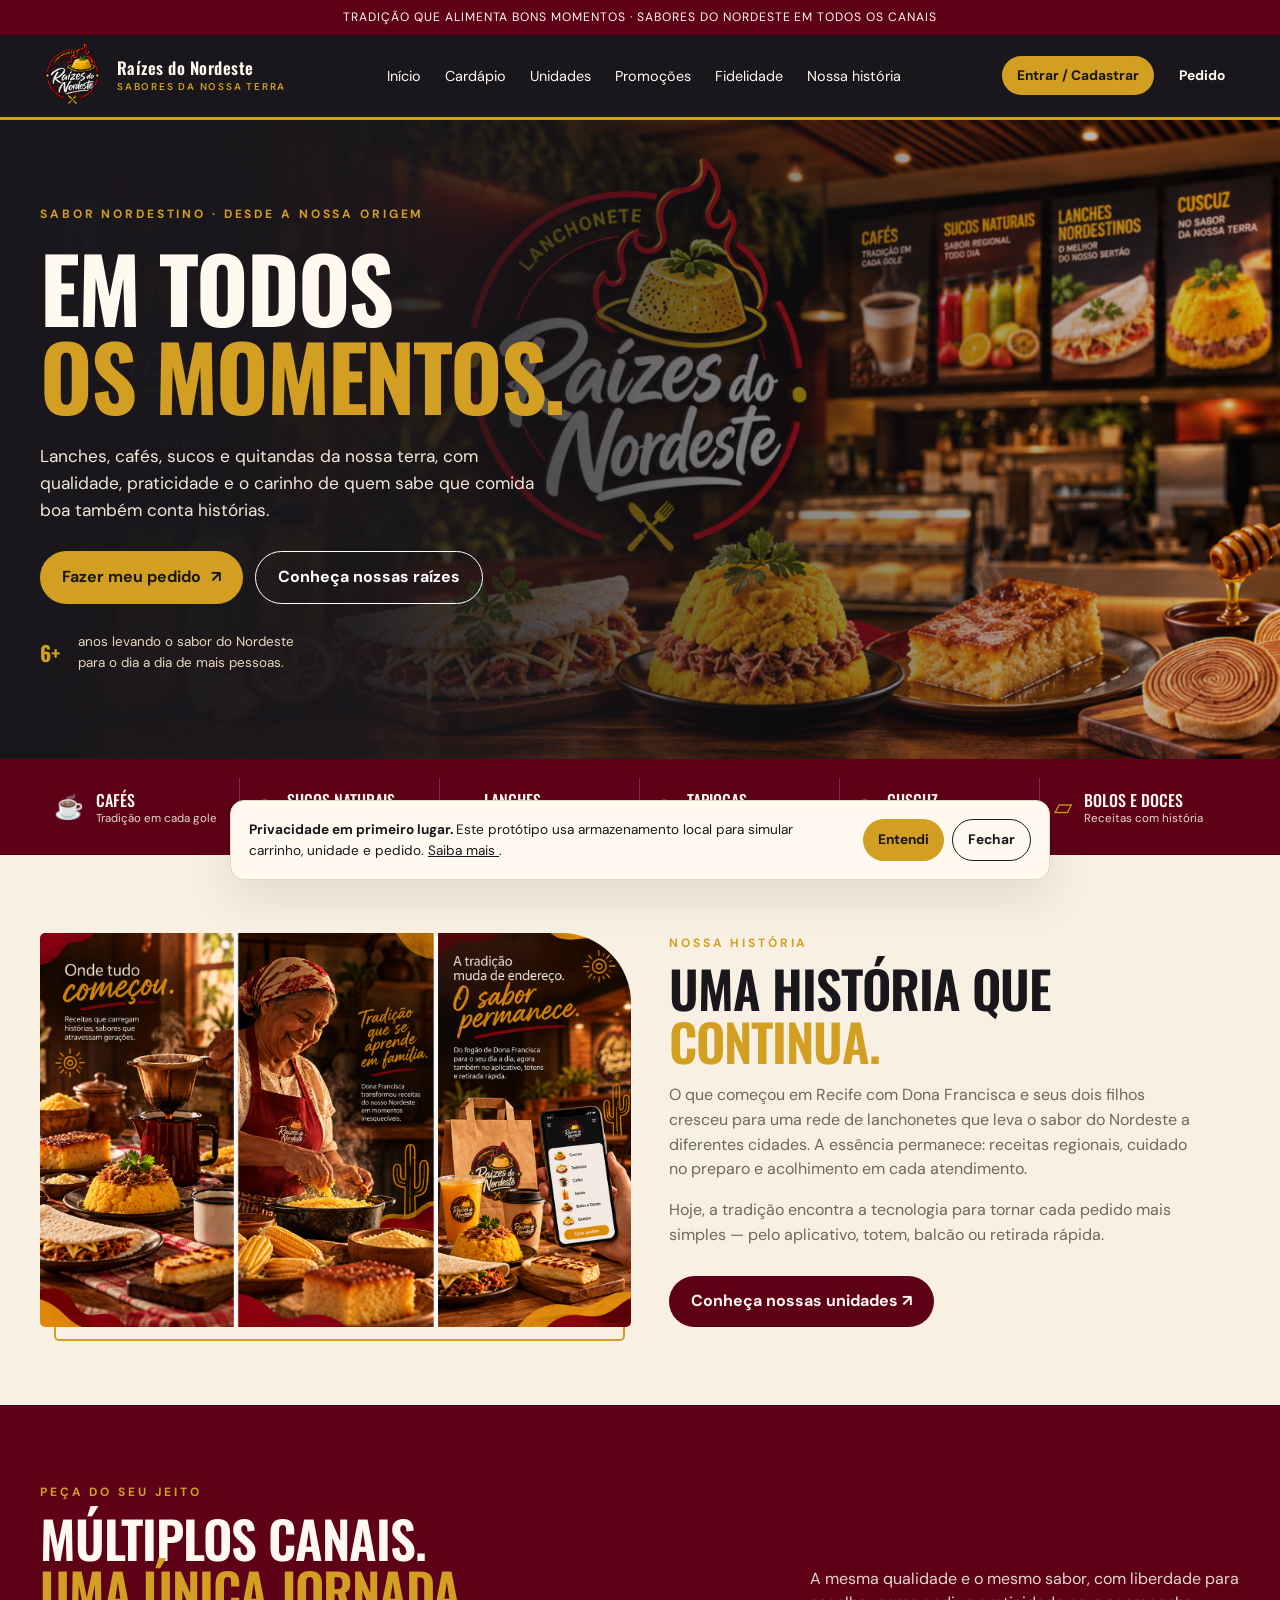
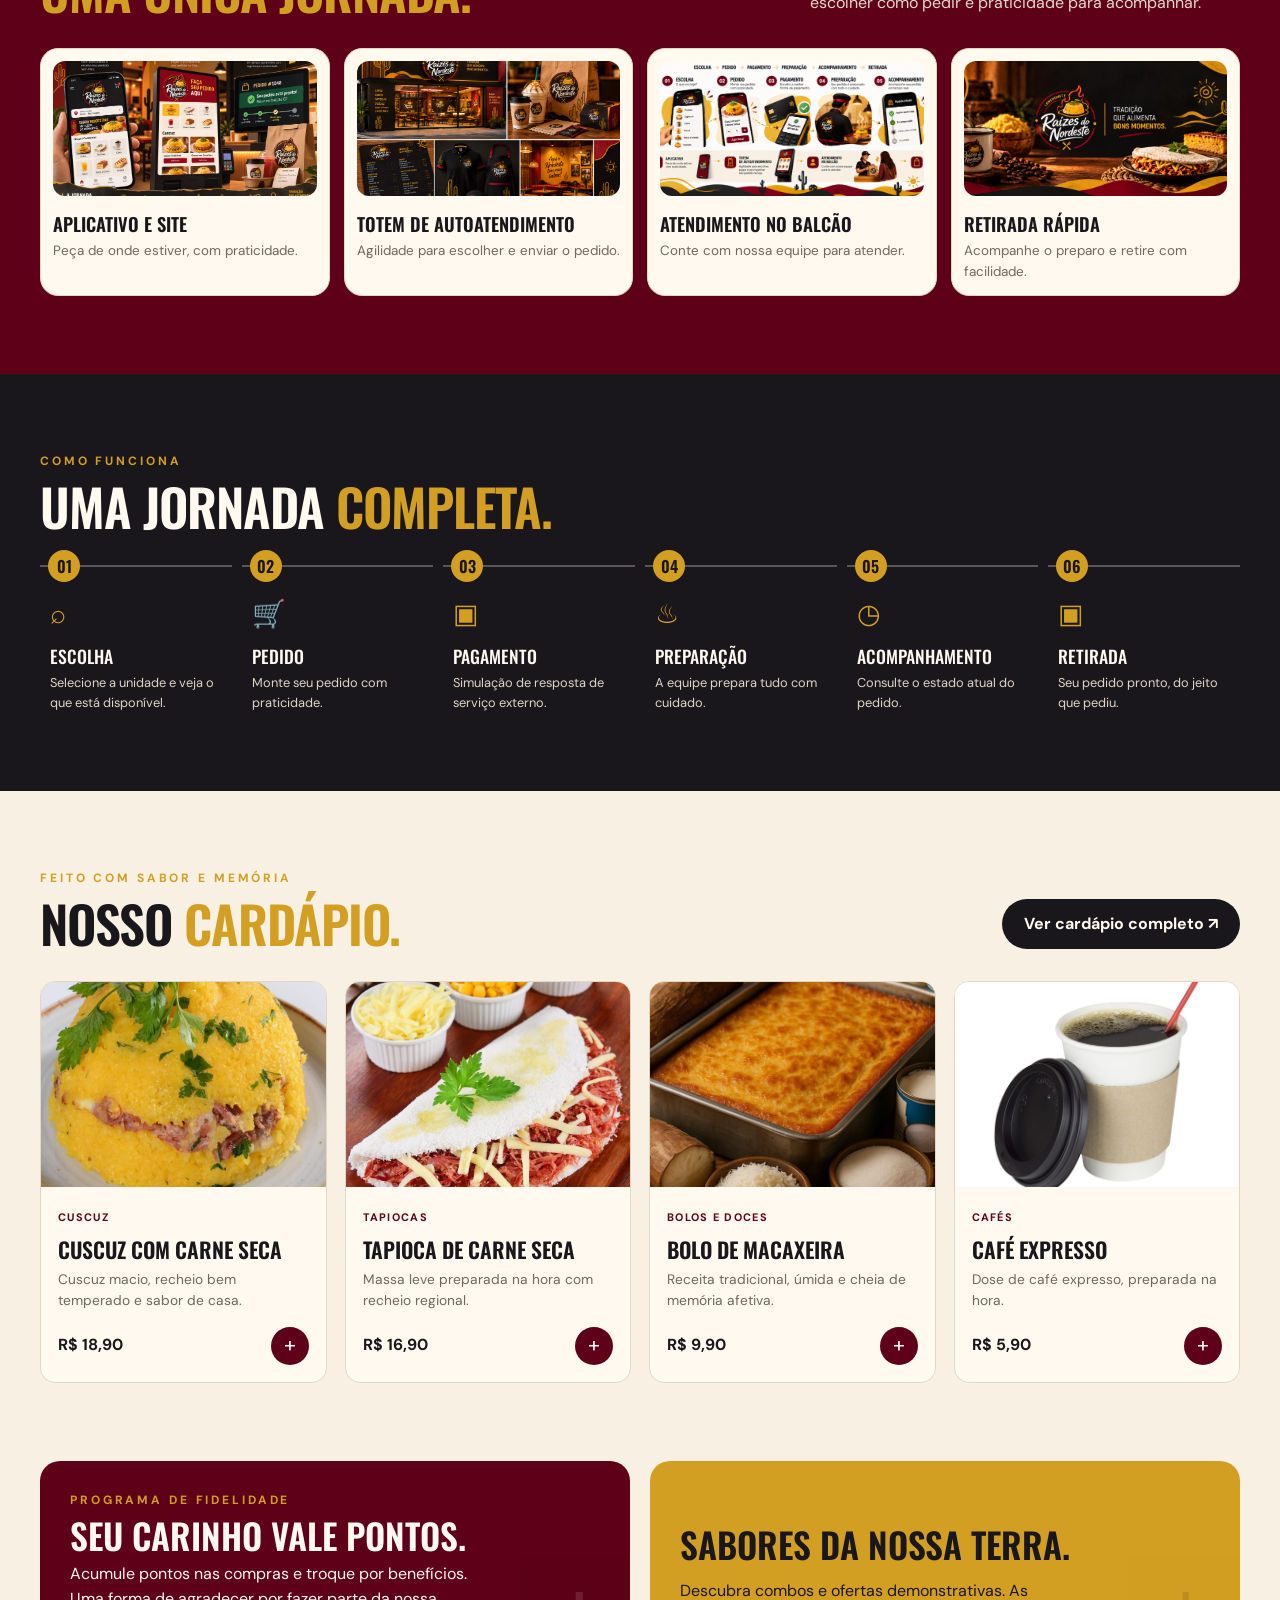
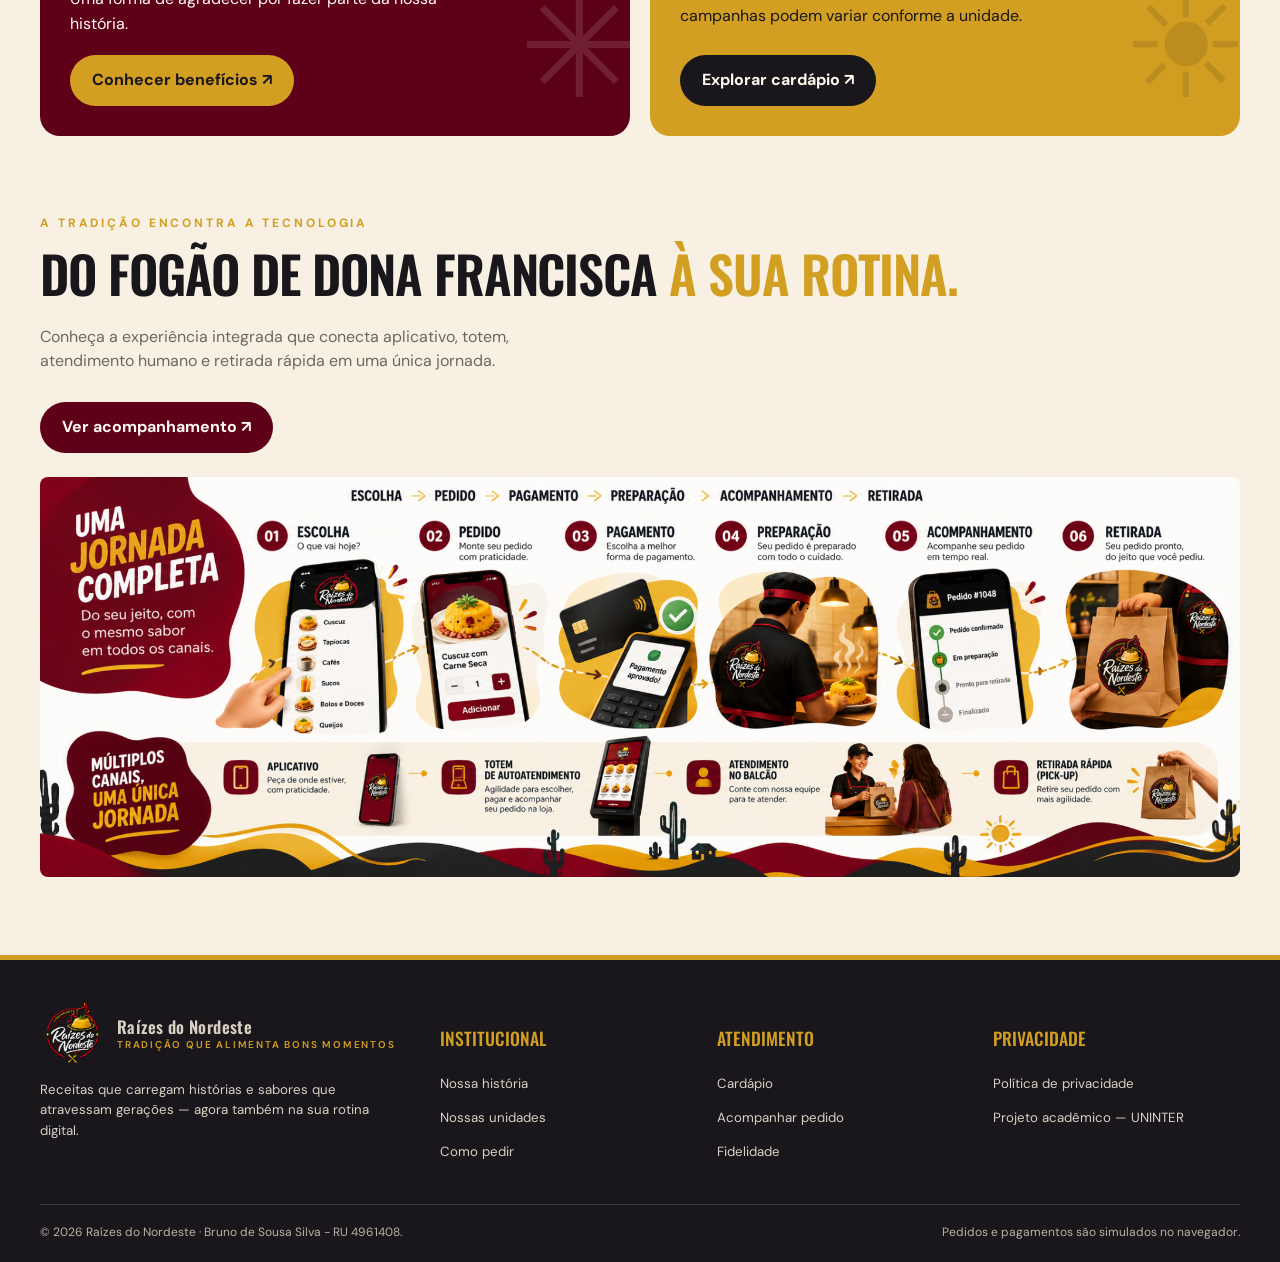
<file: index.html>
<!DOCTYPE html>
<html lang="pt-BR">
 <head>
  <meta charset="utf-8"/>
  <meta content="width=device-width,initial-scale=1" name="viewport"/>
  <meta content="#19171B" name="theme-color"/>
  <meta content="Raízes do Nordeste — tradição que alimenta bons momentos." name="description"/>
  <title>
   Início | Raízes do Nordeste
  </title>
  <link href="css/style.css" rel="stylesheet"/>
 </head>
 <body>
  <div class="topline">
   Tradição que alimenta bons momentos · Sabores do Nordeste em todos os canais
  </div>
  <header class="navbar">
   <div class="container nav-inner">
    <a class="brand" href="index.html">
     <img alt="Raízes do Nordeste" src="assets/identidade/logo.png"/>
     <span>
      Raízes do Nordeste
      <small>
       Sabores da nossa terra
      </small>
     </span>
    </a>
    <nav class="nav-links">
     <a href="index.html">
      Início
     </a>
     <a href="cardapio.html">
      Cardápio
     </a>
     <a href="unidades.html">
      Unidades
     </a>
     <a href="index.html#promocoes">
      Promoções
     </a>
     <a href="fidelidade.html">
      Fidelidade
     </a>
     <a href="index.html#historia">
      Nossa história
     </a>
    </nav>
    <div class="nav-actions">
     <a class="btn btn-gold btn-small" href="login.html">
      Entrar / Cadastrar
     </a>
     <a class="btn btn-dark btn-small" href="carrinho.html">
      Pedido
      <span data-cart-count="" hidden="">
       0
      </span>
     </a>
     <button aria-label="Abrir menu" class="menu-toggle">
      ☰
     </button>
    </div>
   </div>
  </header>
  <main>
   <section class="hero">
    <div class="hero-bg">
    </div>
    <div class="container">
     <div class="hero-inner">
      <div class="eyebrow">
       Sabor nordestino · Desde a nossa origem
      </div>
      <h1>
       Em todos
       <em>
        os momentos.
       </em>
      </h1>
      <p>
       Lanches, cafés, sucos e quitandas da nossa terra, com qualidade, praticidade e o carinho de quem sabe que comida boa também conta histórias.
      </p>
      <div class="hero-actions">
       <a class="btn btn-gold" href="cardapio.html">
        Fazer meu pedido
        <span>
         ↗
        </span>
       </a>
       <a class="btn btn-outline" href="#historia" style="border-color:#fff;color:#fff">
        Conheça nossas raízes
       </a>
      </div>
      <div class="hero-note">
       <strong>
        6+
       </strong>
       <span>
        anos levando o sabor do Nordeste
        <br/>
        para o dia a dia de mais pessoas.
       </span>
      </div>
     </div>
    </div>
   </section>
   <section class="category-strip">
    <div class="container category-grid">
     <div class="category">
      <span class="symbol">
       ☕
      </span>
      <div>
       <b>
        Cafés
       </b>
       <small>
        Tradição em cada gole
       </small>
      </div>
     </div>
     <div class="category">
      <span class="symbol">
       ◉
      </span>
      <div>
       <b>
        Sucos naturais
       </b>
       <small>
        Sabor regional todo dia
       </small>
      </div>
     </div>
     <div class="category">
      <span class="symbol">
       ▰
      </span>
      <div>
       <b>
        Lanches
       </b>
       <small>
        O melhor do nosso sertão
       </small>
      </div>
     </div>
     <div class="category">
      <span class="symbol">
       ◒
      </span>
      <div>
       <b>
        Tapiocas
       </b>
       <small>
        Receitas autênticas
       </small>
      </div>
     </div>
     <div class="category">
      <span class="symbol">
       ◉
      </span>
      <div>
       <b>
        Cuscuz
       </b>
       <small>
        No sabor da nossa terra
       </small>
      </div>
     </div>
     <div class="category">
      <span class="symbol">
       ▱
      </span>
      <div>
       <b>
        Bolos e doces
       </b>
       <small>
        Receitas com história
       </small>
      </div>
     </div>
    </div>
   </section>
   <section class="section" id="historia">
    <div class="container story-grid">
     <div class="story-image story-image-history">
      <img alt="Tradição e preparo de receitas nordestinas" src="assets/identidade/historia.png"/>
     </div>
     <div class="story-copy">
      <div class="eyebrow">
       Nossa história
      </div>
      <h2>
       Uma história que
       <span>
        continua.
       </span>
      </h2>
      <p>
       O que começou em Recife com Dona Francisca e seus dois filhos cresceu para uma rede de lanchonetes que leva o sabor do Nordeste a diferentes cidades. A essência permanece: receitas regionais, cuidado no preparo e acolhimento em cada atendimento.
      </p>
      <p>
       Hoje, a tradição encontra a tecnologia para tornar cada pedido mais simples — pelo aplicativo, totem, balcão ou retirada rápida.
      </p>
      <a class="btn btn-wine" href="unidades.html">
       Conheça nossas unidades ↗
      </a>
     </div>
    </div>
   </section>
   <section class="section section-wine" id="canais">
    <div class="container">
     <div class="section-head">
      <div>
       <div class="eyebrow">
        Peça do seu jeito
       </div>
       <h2>
        Múltiplos canais.
        <br/>
        <span>
         Uma única jornada.
        </span>
       </h2>
      </div>
      <p>
       A mesma qualidade e o mesmo sabor, com liberdade para escolher como pedir e praticidade para acompanhar.
      </p>
     </div>
     <div class="channels">
      <article class="channel">
       <img alt="Experiência digital Raízes" src="assets/mockups/canais-digitais.png"/>
       <h3>
        Aplicativo e site
       </h3>
       <p>
        Peça de onde estiver, com praticidade.
       </p>
      </article>
      <article class="channel">
       <img alt="Unidade Raízes do Nordeste" src="assets/mockups/unidade.png"/>
       <h3>
        Totem de autoatendimento
       </h3>
       <p>
        Agilidade para escolher e enviar o pedido.
       </p>
      </article>
      <article class="channel">
       <img alt="Atendimento e tecnologia" src="assets/identidade/tecnologia.png"/>
       <h3>
        Atendimento no balcão
       </h3>
       <p>
        Conte com nossa equipe para atender.
       </p>
      </article>
      <article class="channel">
       <img alt="Retirada e produtos" src="assets/identidade/footer.png"/>
       <h3>
        Retirada rápida
       </h3>
       <p>
        Acompanhe o preparo e retire com facilidade.
       </p>
      </article>
     </div>
    </div>
   </section>
   <section class="section section-dark">
    <div class="container">
     <div class="eyebrow">
      Como funciona
     </div>
     <h2 class="journey-title">
      Uma jornada
      <span style="color:var(--gold)">
       completa.
      </span>
     </h2>
     <div class="journey">
      <div class="journey-step" data-step="01">
       <div class="journey-icon">
        ⌕
       </div>
       <h3>
        Escolha
       </h3>
       <p>
        Selecione a unidade e veja o que está disponível.
       </p>
      </div>
      <div class="journey-step" data-step="02">
       <div class="journey-icon">
        🛒
       </div>
       <h3>
        Pedido
       </h3>
       <p>
        Monte seu pedido com praticidade.
       </p>
      </div>
      <div class="journey-step" data-step="03">
       <div class="journey-icon">
        ▣
       </div>
       <h3>
        Pagamento
       </h3>
       <p>
        Simulação de resposta de serviço externo.
       </p>
      </div>
      <div class="journey-step" data-step="04">
       <div class="journey-icon">
        ♨
       </div>
       <h3>
        Preparação
       </h3>
       <p>
        A equipe prepara tudo com cuidado.
       </p>
      </div>
      <div class="journey-step" data-step="05">
       <div class="journey-icon">
        ◷
       </div>
       <h3>
        Acompanhamento
       </h3>
       <p>
        Consulte o estado atual do pedido.
       </p>
      </div>
      <div class="journey-step" data-step="06">
       <div class="journey-icon">
        ▣
       </div>
       <h3>
        Retirada
       </h3>
       <p>
        Seu pedido pronto, do jeito que pediu.
       </p>
      </div>
     </div>
    </div>
   </section>
   <section class="section" id="cardapio">
    <div class="container">
     <div class="section-head">
      <div>
       <div class="eyebrow">
        Feito com sabor e memória
       </div>
       <h2>
        Nosso
        <span>
         cardápio.
        </span>
       </h2>
      </div>
      <a class="btn btn-dark" href="cardapio.html">
       Ver cardápio completo ↗
      </a>
     </div>
     <div class="product-grid" id="homeProducts">
     </div>
    </div>
   </section>
   <section class="section" id="promocoes" style="padding-top:0">
    <div class="container promo-grid">
     <article class="promo loyalty">
      <div class="eyebrow">
       Programa de fidelidade
      </div>
      <h3>
       Seu carinho vale pontos.
      </h3>
      <p>
       Acumule pontos nas compras e troque por benefícios. Uma forma de agradecer por fazer parte da nossa história.
      </p>
      <a class="btn btn-gold" href="fidelidade.html">
       Conhecer benefícios ↗
      </a>
      <div class="decor">
       ✳
      </div>
     </article>
     <article class="promo special">
      <div class="eyebrow">
       Promoções especiais
      </div>
      <h3>
       Sabores da nossa terra.
      </h3>
      <p>
       Descubra combos e ofertas demonstrativas. As campanhas podem variar conforme a unidade.
      </p>
      <a class="btn btn-dark" href="cardapio.html">
       Explorar cardápio ↗
      </a>
      <div class="decor">
       ☀
      </div>
     </article>
    </div>
   </section>
   <section class="section" style="padding-top:0">
    <div class="container journey-feature-grid">
     <div class="story-copy journey-feature-copy">
      <div class="eyebrow">
       A tradição encontra a tecnologia
      </div>
      <h2>
       Do fogão de Dona Francisca
       <span>
        à sua rotina.
       </span>
      </h2>
      <p>
       Conheça a experiência integrada que conecta aplicativo, totem, atendimento humano e retirada rápida em uma única jornada.
      </p>
      <a class="btn btn-wine" href="acompanhamento.html">
       Ver acompanhamento ↗
      </a>
     </div>
     <div class="story-image journey-feature-image">
      <img alt="Jornada completa do pedido: escolha, pagamento, preparação e retirada" src="assets/identidade/tecnologia.png"/>
     </div>
    </div>
   </section>
  </main>
  <footer class="footer">
   <div class="container">
    <div class="footer-grid">
     <div>
      <a class="brand" href="index.html">
       <img alt="" src="assets/identidade/logo.png"/>
       <span>
        Raízes do Nordeste
        <small>
         Tradição que alimenta bons momentos
        </small>
       </span>
      </a>
      <p>
       Receitas que carregam histórias e sabores que atravessam gerações — agora também na sua rotina digital.
      </p>
     </div>
     <div>
      <h4>
       Institucional
      </h4>
      <p>
       <a href="index.html#historia">
        Nossa história
       </a>
      </p>
      <p>
       <a href="unidades.html">
        Nossas unidades
       </a>
      </p>
      <p>
       <a href="index.html#canais">
        Como pedir
       </a>
      </p>
     </div>
     <div>
      <h4>
       Atendimento
      </h4>
      <p>
       <a href="cardapio.html">
        Cardápio
       </a>
      </p>
      <p>
       <a href="acompanhamento.html">
        Acompanhar pedido
       </a>
      </p>
      <p>
       <a href="fidelidade.html">
        Fidelidade
       </a>
      </p>
     </div>
     <div>
      <h4>
       Privacidade
      </h4>
      <p>
       <a href="privacidade.html">
        Política de privacidade
       </a>
      </p>
      <p>
       Projeto acadêmico — UNINTER
      </p>
     </div>
    </div>
    <div class="footer-bottom">
     <span>
      © 2026 Raízes do Nordeste · Bruno de Sousa Silva - RU 4961408.
     </span>
     <span>
      Pedidos e pagamentos são simulados no navegador.
     </span>
    </div>
   </div>
  </footer>
  <div class="cookie" id="cookie">
   <p>
    <strong>
     Privacidade em primeiro lugar.
    </strong>
    Este protótipo usa armazenamento local para simular carrinho, unidade e pedido.
    <a href="privacidade.html">
     <u>
      Saiba mais
     </u>
    </a>
    .
   </p>
   <div class="cookie-actions">
    <button class="btn btn-gold btn-small" onclick="localStorage.setItem('raizes_cookie','aceito');document.getElementById('cookie').classList.remove('show')">
     Entendi
    </button>
    <button class="btn btn-outline btn-small" onclick="document.getElementById('cookie').classList.remove('show')">
     Fechar
    </button>
   </div>
  </div>
  <script>
   if(!localStorage.getItem('raizes_cookie'))setTimeout(()=>document.getElementById('cookie')?.classList.add('show'),800)
  </script>
  <div class="toast" hidden="" id="toast">
  </div>
  <script src="js/data.js">
  </script>
  <script>
   document.addEventListener('DOMContentLoaded',()=>{const el=document.getElementById('homeProducts');el.innerHTML=RAIZES_PRODUCTS.slice(0,4).map(p=>`<article class="product-card"><img src="${p.image}" alt="${p.name}"><div class="product-info"><span class="tag">${p.category}</span><h3>${p.name}</h3><p>${p.desc}</p><div class="product-bottom"><span class="price">${Raizes.money(p.price)}</span><button class="add-btn" data-add="${p.id}" aria-label="Adicionar ${p.name}">+</button></div></div></article>`).join('');el.querySelectorAll('[data-add]').forEach(b=>b.addEventListener('click',()=>Raizes.add(b.dataset.add)))})
  </script>
 </body>
</html>
</file>
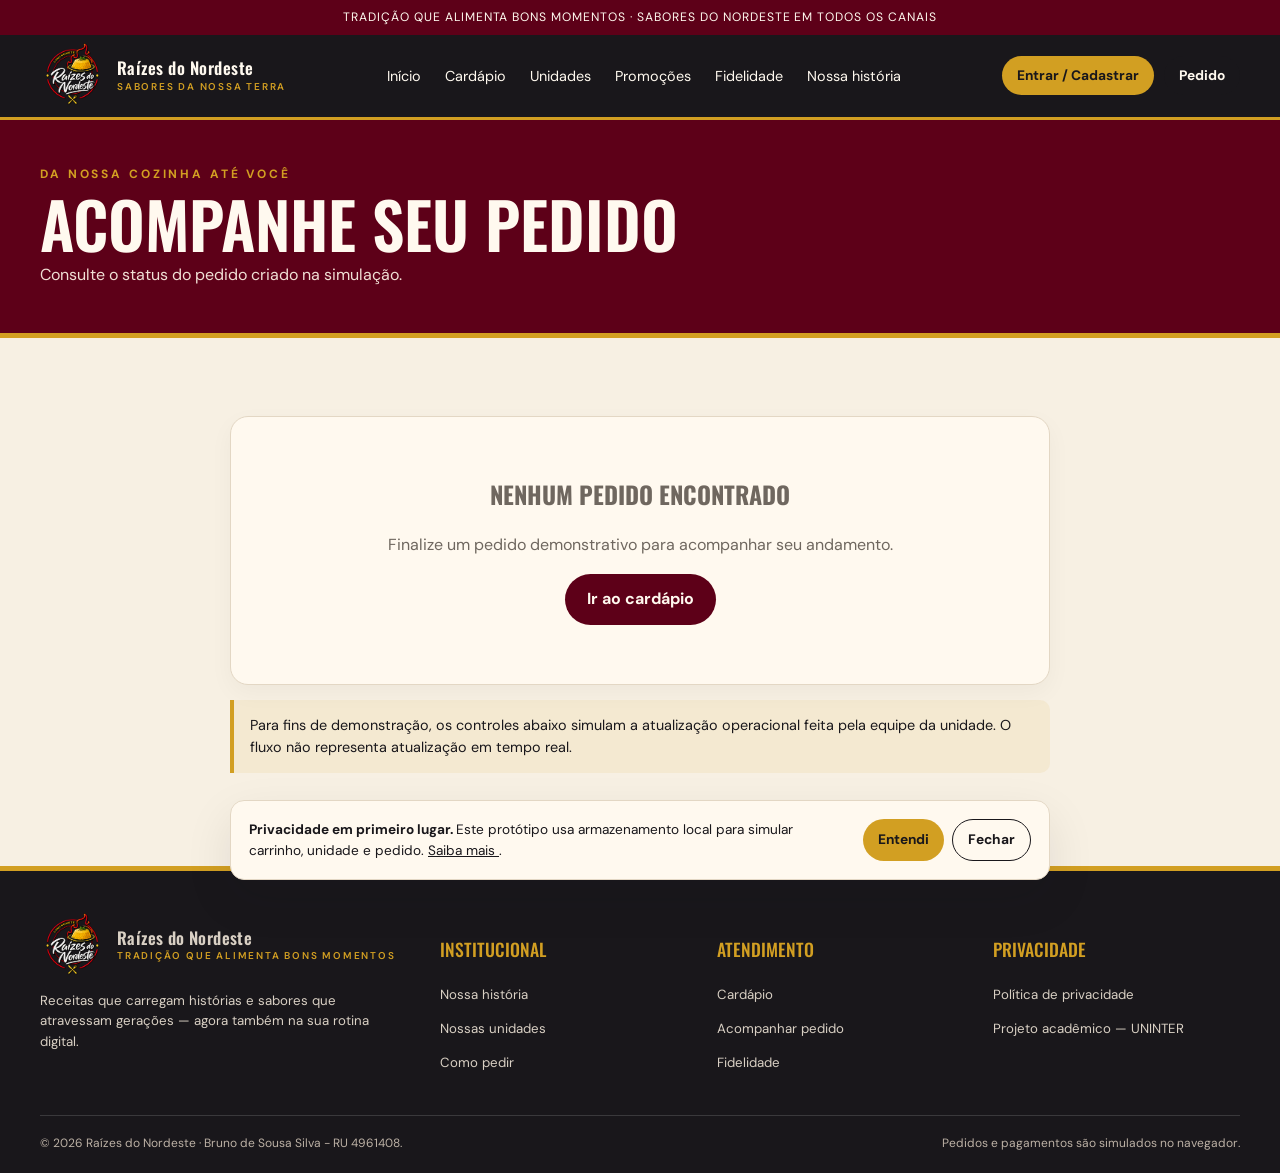
<file: acompanhamento.html>
<!DOCTYPE html>
<html lang="pt-BR">
 <head>
  <meta charset="utf-8"/>
  <meta content="width=device-width,initial-scale=1" name="viewport"/>
  <meta content="#19171B" name="theme-color"/>
  <meta content="Raízes do Nordeste — tradição que alimenta bons momentos." name="description"/>
  <title>
   Acompanhamento | Raízes do Nordeste
  </title>
  <link href="css/style.css" rel="stylesheet"/>
 </head>
 <body>
  <div class="topline">
   Tradição que alimenta bons momentos · Sabores do Nordeste em todos os canais
  </div>
  <header class="navbar">
   <div class="container nav-inner">
    <a class="brand" href="index.html">
     <img alt="Raízes do Nordeste" src="assets/identidade/logo.png"/>
     <span>
      Raízes do Nordeste
      <small>
       Sabores da nossa terra
      </small>
     </span>
    </a>
    <nav class="nav-links">
     <a href="index.html">
      Início
     </a>
     <a href="cardapio.html">
      Cardápio
     </a>
     <a href="unidades.html">
      Unidades
     </a>
     <a href="index.html#promocoes">
      Promoções
     </a>
     <a href="fidelidade.html">
      Fidelidade
     </a>
     <a href="index.html#historia">
      Nossa história
     </a>
    </nav>
    <div class="nav-actions">
     <a class="btn btn-gold btn-small" href="login.html">
      Entrar / Cadastrar
     </a>
     <a class="btn btn-dark btn-small" href="carrinho.html">
      Pedido
      <span data-cart-count="" hidden="">
       0
      </span>
     </a>
     <button aria-label="Abrir menu" class="menu-toggle">
      ☰
     </button>
    </div>
   </div>
  </header>
  <main>
   <section class="page-hero">
    <div class="container">
     <div class="eyebrow">
      Da nossa cozinha até você
     </div>
     <h1>
      Acompanhe seu pedido
     </h1>
     <p>
      Consulte o status do pedido criado na simulação.
     </p>
    </div>
   </section>
   <section class="section">
    <div class="container" style="max-width:820px">
     <div class="panel" id="tracking">
     </div>
     <div class="notice">
      Para fins de demonstração, os controles abaixo simulam a atualização operacional feita pela equipe da unidade. O fluxo não representa atualização em tempo real.
     </div>
     <div class="panel hidden" id="demoControls">
      <h3>
       Controles da simulação operacional
      </h3>
      <p class="subtle">
       Avance uma etapa por vez, após a confirmação do pagamento.
      </p>
      <button class="btn btn-wine" id="advance">
       Avançar pedido ↗
      </button>
     </div>
    </div>
   </section>
  </main>
  <footer class="footer">
   <div class="container">
    <div class="footer-grid">
     <div>
      <a class="brand" href="index.html">
       <img alt="" src="assets/identidade/logo.png"/>
       <span>
        Raízes do Nordeste
        <small>
         Tradição que alimenta bons momentos
        </small>
       </span>
      </a>
      <p>
       Receitas que carregam histórias e sabores que atravessam gerações — agora também na sua rotina digital.
      </p>
     </div>
     <div>
      <h4>
       Institucional
      </h4>
      <p>
       <a href="index.html#historia">
        Nossa história
       </a>
      </p>
      <p>
       <a href="unidades.html">
        Nossas unidades
       </a>
      </p>
      <p>
       <a href="index.html#canais">
        Como pedir
       </a>
      </p>
     </div>
     <div>
      <h4>
       Atendimento
      </h4>
      <p>
       <a href="cardapio.html">
        Cardápio
       </a>
      </p>
      <p>
       <a href="acompanhamento.html">
        Acompanhar pedido
       </a>
      </p>
      <p>
       <a href="fidelidade.html">
        Fidelidade
       </a>
      </p>
     </div>
     <div>
      <h4>
       Privacidade
      </h4>
      <p>
       <a href="privacidade.html">
        Política de privacidade
       </a>
      </p>
      <p>
       Projeto acadêmico — UNINTER
      </p>
     </div>
    </div>
    <div class="footer-bottom">
     <span>
      © 2026 Raízes do Nordeste · Bruno de Sousa Silva - RU 4961408.
     </span>
     <span>
      Pedidos e pagamentos são simulados no navegador.
     </span>
    </div>
   </div>
  </footer>
  <div class="cookie" id="cookie">
   <p>
    <strong>
     Privacidade em primeiro lugar.
    </strong>
    Este protótipo usa armazenamento local para simular carrinho, unidade e pedido.
    <a href="privacidade.html">
     <u>
      Saiba mais
     </u>
    </a>
    .
   </p>
   <div class="cookie-actions">
    <button class="btn btn-gold btn-small" onclick="localStorage.setItem('raizes_cookie','aceito');document.getElementById('cookie').classList.remove('show')">
     Entendi
    </button>
    <button class="btn btn-outline btn-small" onclick="document.getElementById('cookie').classList.remove('show')">
     Fechar
    </button>
   </div>
  </div>
  <script>
   if(!localStorage.getItem('raizes_cookie'))setTimeout(()=>document.getElementById('cookie')?.classList.add('show'),800)
  </script>
  <div class="toast" hidden="" id="toast">
  </div>
  <script src="js/data.js">
  </script>
  <script src="js/acompanhamento.js"></script>
 </body>
</html>
</file>
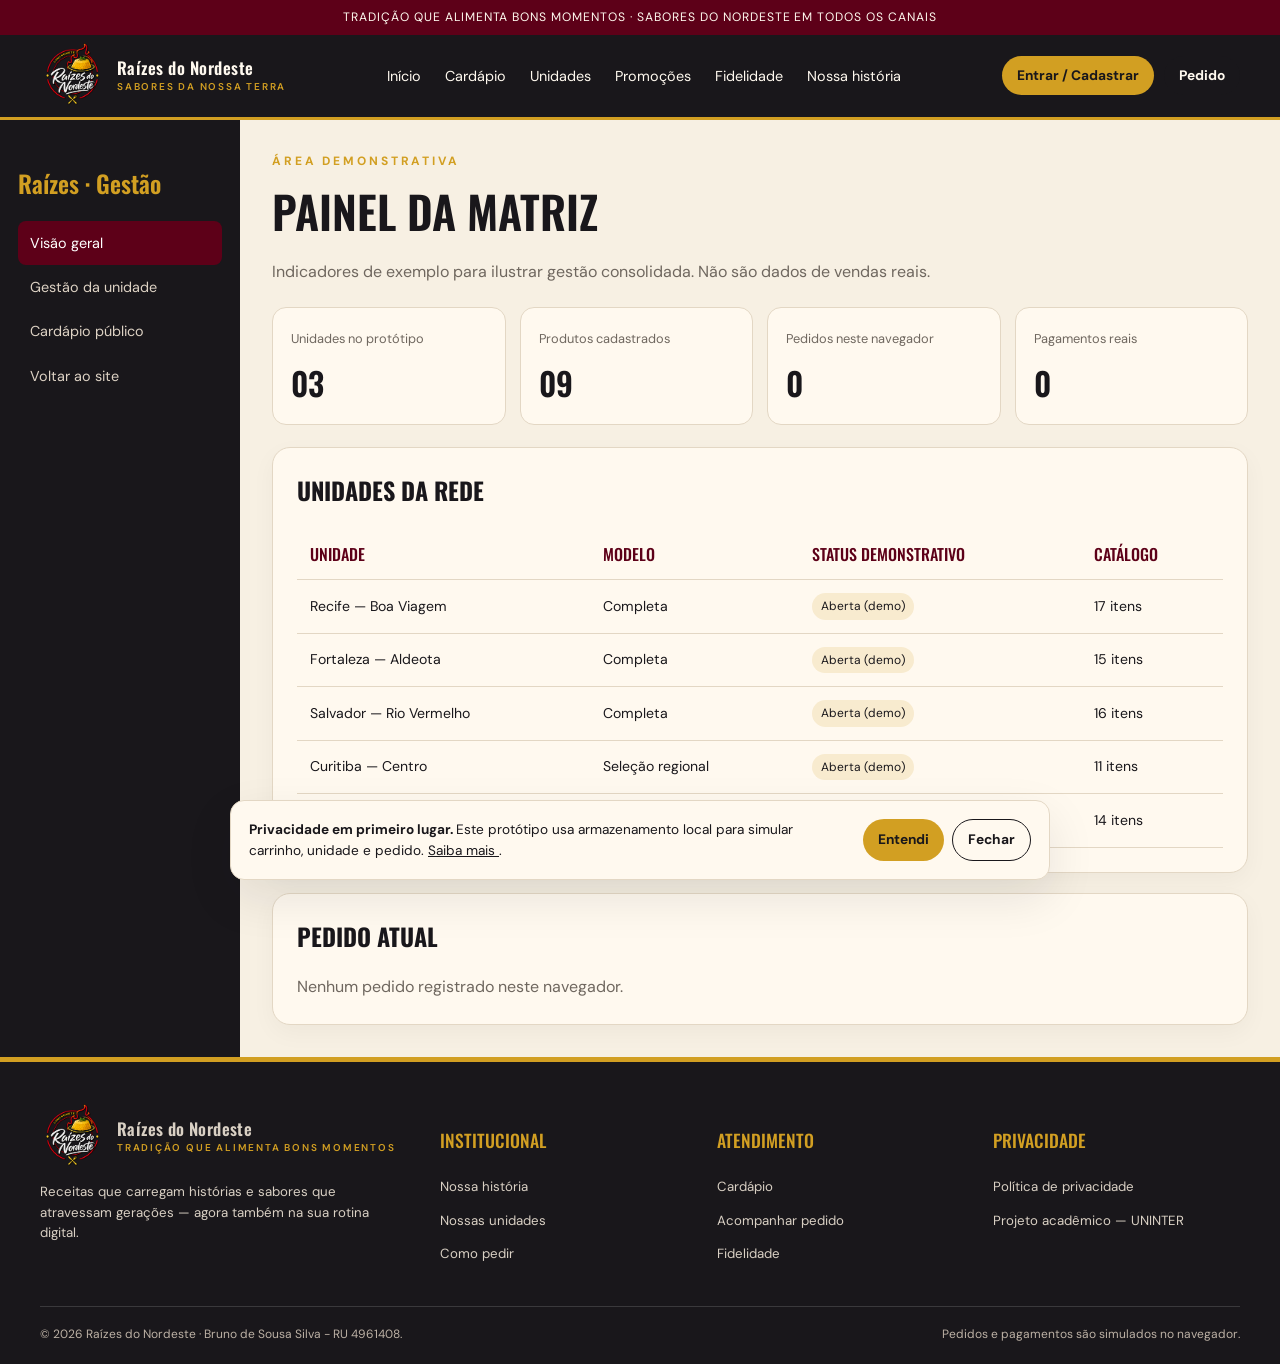
<file: admin.html>
<!DOCTYPE html>
<html lang="pt-BR">
 <head>
  <meta charset="utf-8"/>
  <meta content="width=device-width,initial-scale=1" name="viewport"/>
  <meta content="#19171B" name="theme-color"/>
  <meta content="Raízes do Nordeste — tradição que alimenta bons momentos." name="description"/>
  <title>
   Painel da matriz | Raízes do Nordeste
  </title>
  <link href="css/style.css" rel="stylesheet"/>
 </head>
 <body>
  <div class="topline">
   Tradição que alimenta bons momentos · Sabores do Nordeste em todos os canais
  </div>
  <header class="navbar">
   <div class="container nav-inner">
    <a class="brand" href="index.html">
     <img alt="Raízes do Nordeste" src="assets/identidade/logo.png"/>
     <span>
      Raízes do Nordeste
      <small>
       Sabores da nossa terra
      </small>
     </span>
    </a>
    <nav class="nav-links">
     <a href="index.html">
      Início
     </a>
     <a href="cardapio.html">
      Cardápio
     </a>
     <a href="unidades.html">
      Unidades
     </a>
     <a href="index.html#promocoes">
      Promoções
     </a>
     <a href="fidelidade.html">
      Fidelidade
     </a>
     <a href="index.html#historia">
      Nossa história
     </a>
    </nav>
    <div class="nav-actions">
     <a class="btn btn-gold btn-small" href="login.html">
      Entrar / Cadastrar
     </a>
     <a class="btn btn-dark btn-small" href="carrinho.html">
      Pedido
      <span data-cart-count="" hidden="">
       0
      </span>
     </a>
     <button aria-label="Abrir menu" class="menu-toggle">
      ☰
     </button>
    </div>
   </div>
  </header>
  <main class="admin-wrap">
   <aside class="sidebar">
    <h2>
     Raízes · Gestão
    </h2>
    <a class="active" href="admin.html">
     Visão geral
    </a>
    <a href="gerente.html">
     Gestão da unidade
    </a>
    <a href="cardapio.html">
     Cardápio público
    </a>
    <a href="index.html">
     Voltar ao site
    </a>
   </aside>
   <section class="admin-main">
    <div class="eyebrow">
     Área demonstrativa
    </div>
    <h1 style="font:600 2.8rem var(--heading);text-transform:uppercase;margin:8px 0">
     Painel da matriz
    </h1>
    <p class="subtle">
     Indicadores de exemplo para ilustrar gestão consolidada. Não são dados de vendas reais.
    </p>
    <div class="stats">
     <div class="stat">
      <span>
       Unidades no protótipo
      </span>
      <strong>
       03
      </strong>
     </div>
     <div class="stat">
      <span>
       Produtos cadastrados
      </span>
      <strong>
       09
      </strong>
     </div>
     <div class="stat">
      <span>
       Pedidos neste navegador
      </span>
      <strong id="orders">
       0
      </strong>
     </div>
     <div class="stat">
      <span>
       Pagamentos reais
      </span>
      <strong>
       0
      </strong>
     </div>
    </div>
    <div class="panel">
     <h2>
      Unidades da rede
     </h2>
     <div class="table-wrap">
      <table>
       <thead>
        <tr>
         <th>
          Unidade
         </th>
         <th>
          Modelo
         </th>
         <th>
          Status demonstrativo
         </th>
         <th>
          Catálogo
         </th>
        </tr>
       </thead>
       <tbody id="unitRows">
       </tbody>
      </table>
     </div>
    </div>
    <div class="panel" style="margin-top:20px">
     <h2>
      Pedido atual
     </h2>
     <div class="subtle" id="orderInfo">
      Nenhum pedido registrado neste navegador.
     </div>
    </div>
   </section>
  </main>
  <script>
   document.addEventListener('DOMContentLoaded',()=>{document.getElementById('unitRows').innerHTML=RAIZES_UNITS.map(u=>`<tr><td>${u.name}</td><td>${u.type}</td><td><span class="badge">${u.open?'Aberta (demo)':'Fechada (demo)'}</span></td><td>${RAIZES_PRODUCTS.filter(p=>p.units.includes(u.id)).length} itens</td></tr>`).join('');let o=Raizes.getOrder();document.getElementById('orders').textContent=o?'1':'0';document.getElementById('orderInfo').innerHTML=o?`<strong>${o.id}</strong> · ${o.unitName} · ${Raizes.money(o.total)} · ${o.status}`:'Nenhum pedido registrado neste navegador.'})
  </script>
  <footer class="footer">
   <div class="container">
    <div class="footer-grid">
     <div>
      <a class="brand" href="index.html">
       <img alt="" src="assets/identidade/logo.png"/>
       <span>
        Raízes do Nordeste
        <small>
         Tradição que alimenta bons momentos
        </small>
       </span>
      </a>
      <p>
       Receitas que carregam histórias e sabores que atravessam gerações — agora também na sua rotina digital.
      </p>
     </div>
     <div>
      <h4>
       Institucional
      </h4>
      <p>
       <a href="index.html#historia">
        Nossa história
       </a>
      </p>
      <p>
       <a href="unidades.html">
        Nossas unidades
       </a>
      </p>
      <p>
       <a href="index.html#canais">
        Como pedir
       </a>
      </p>
     </div>
     <div>
      <h4>
       Atendimento
      </h4>
      <p>
       <a href="cardapio.html">
        Cardápio
       </a>
      </p>
      <p>
       <a href="acompanhamento.html">
        Acompanhar pedido
       </a>
      </p>
      <p>
       <a href="fidelidade.html">
        Fidelidade
       </a>
      </p>
     </div>
     <div>
      <h4>
       Privacidade
      </h4>
      <p>
       <a href="privacidade.html">
        Política de privacidade
       </a>
      </p>
      <p>
       Projeto acadêmico — UNINTER
      </p>
     </div>
    </div>
    <div class="footer-bottom">
     <span>
      © 2026 Raízes do Nordeste · Bruno de Sousa Silva - RU 4961408.
     </span>
     <span>
      Pedidos e pagamentos são simulados no navegador.
     </span>
    </div>
   </div>
  </footer>
  <div class="cookie" id="cookie">
   <p>
    <strong>
     Privacidade em primeiro lugar.
    </strong>
    Este protótipo usa armazenamento local para simular carrinho, unidade e pedido.
    <a href="privacidade.html">
     <u>
      Saiba mais
     </u>
    </a>
    .
   </p>
   <div class="cookie-actions">
    <button class="btn btn-gold btn-small" onclick="localStorage.setItem('raizes_cookie','aceito');document.getElementById('cookie').classList.remove('show')">
     Entendi
    </button>
    <button class="btn btn-outline btn-small" onclick="document.getElementById('cookie').classList.remove('show')">
     Fechar
    </button>
   </div>
  </div>
  <script>
   if(!localStorage.getItem('raizes_cookie'))setTimeout(()=>document.getElementById('cookie')?.classList.add('show'),800)
  </script>
  <div class="toast" hidden="" id="toast">
  </div>
  <script src="js/data.js">
  </script>
 </body>
</html>
</file>
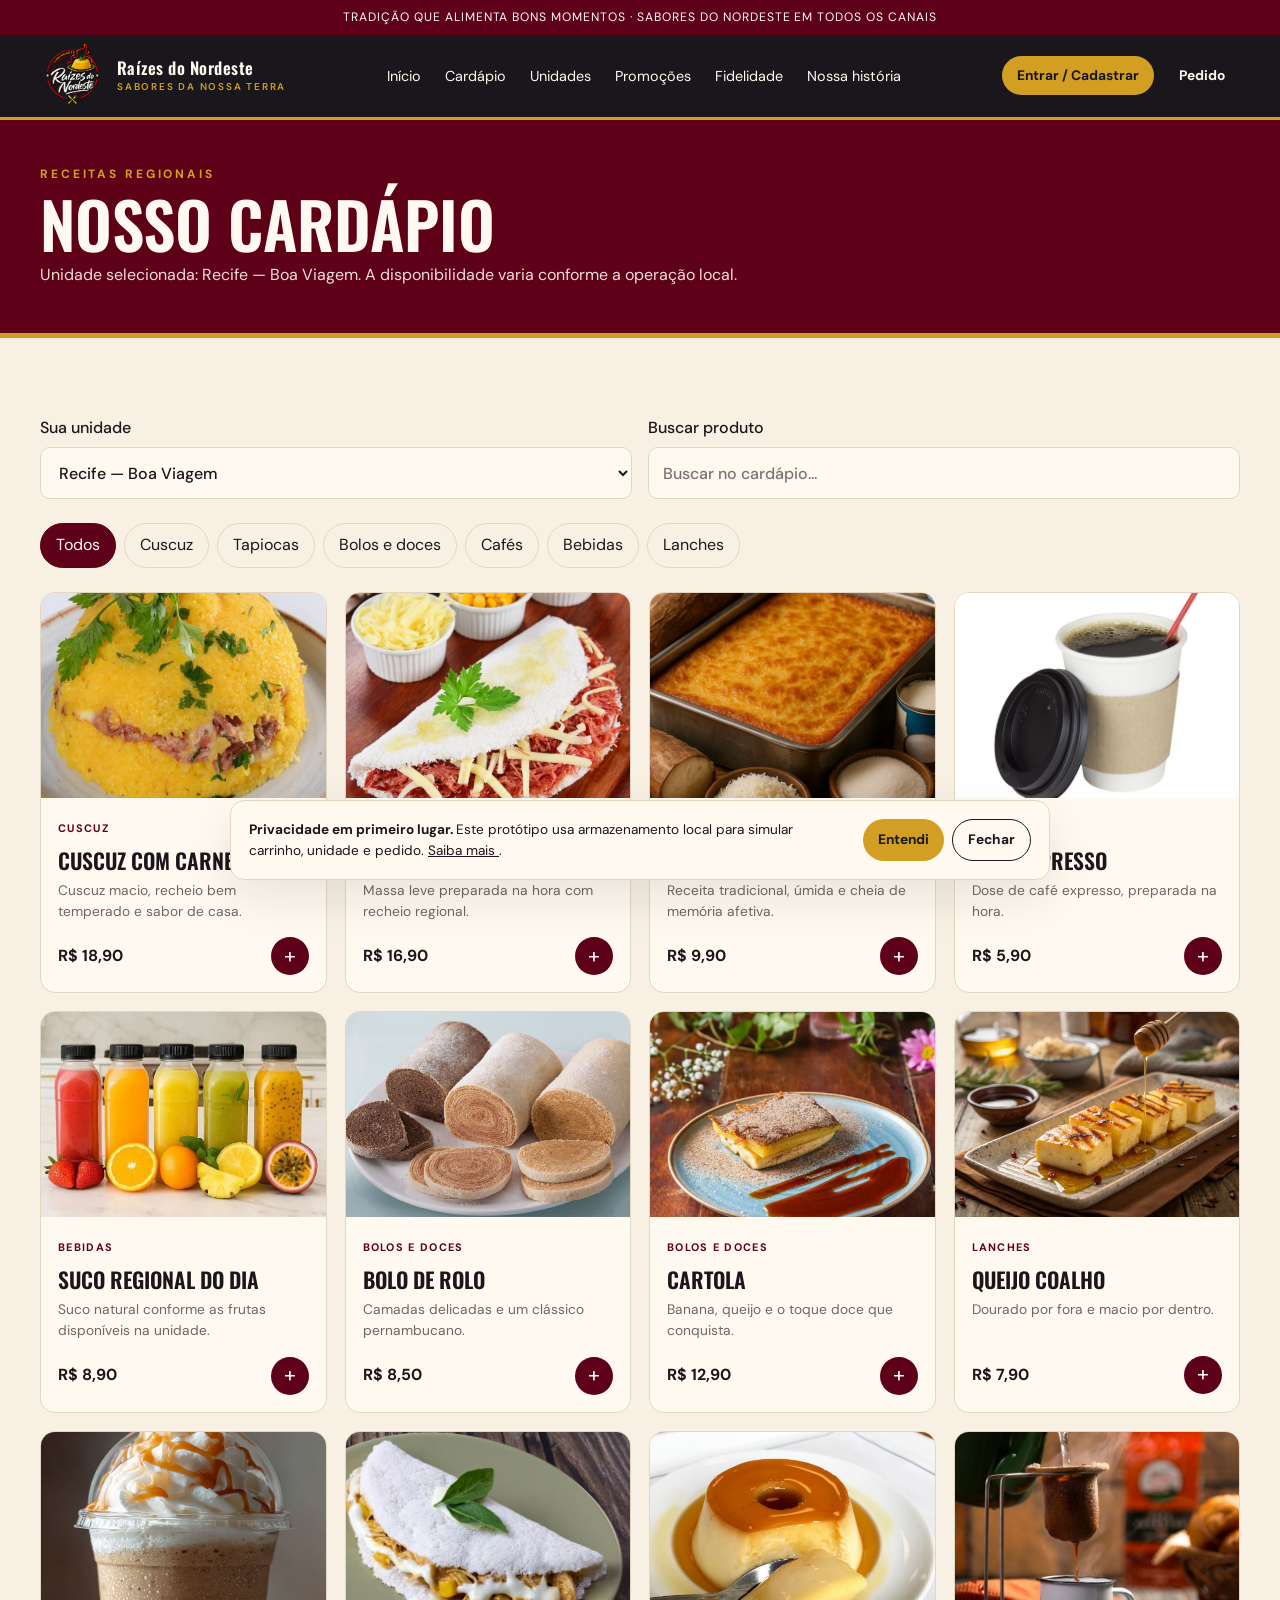
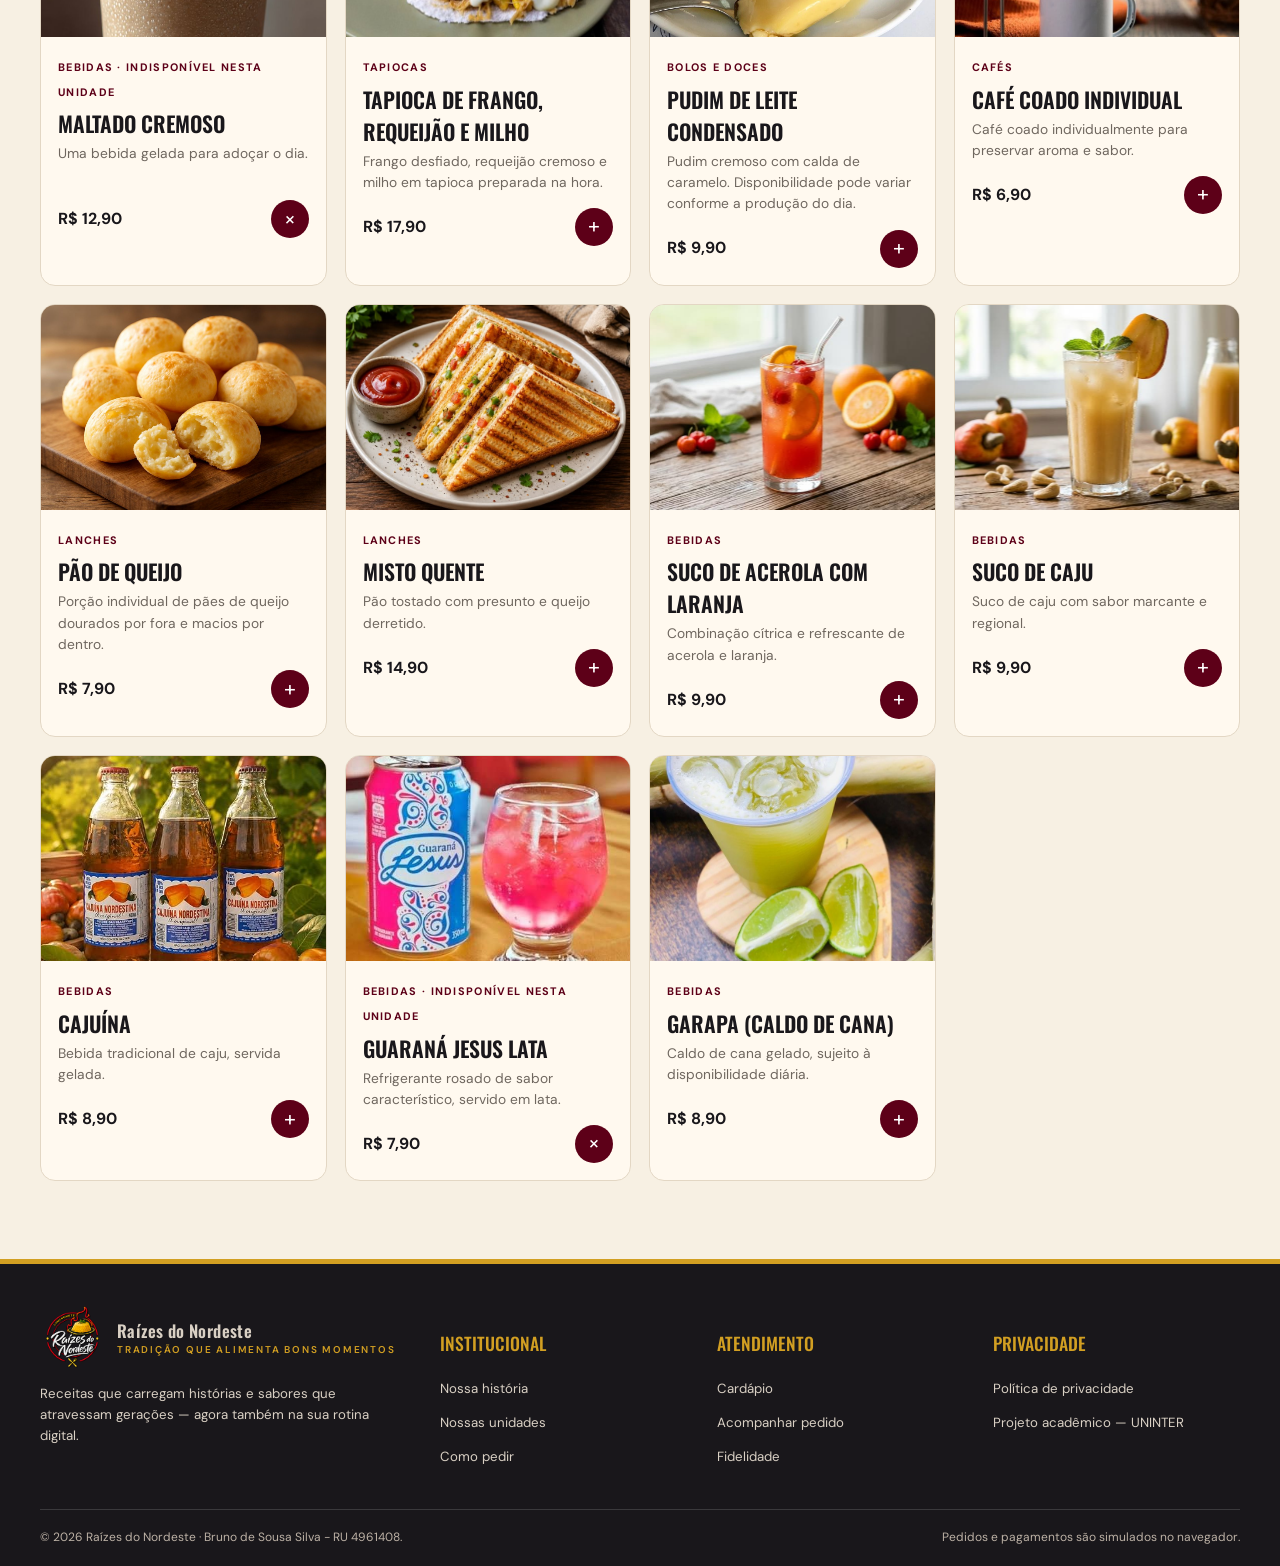
<file: cardapio.html>
<!DOCTYPE html>
<html lang="pt-BR">
 <head>
  <meta charset="utf-8"/>
  <meta content="width=device-width,initial-scale=1" name="viewport"/>
  <meta content="#19171B" name="theme-color"/>
  <meta content="Raízes do Nordeste — tradição que alimenta bons momentos." name="description"/>
  <title>
   Cardápio | Raízes do Nordeste
  </title>
  <link href="css/style.css" rel="stylesheet"/>
 </head>
 <body>
  <div class="topline">
   Tradição que alimenta bons momentos · Sabores do Nordeste em todos os canais
  </div>
  <header class="navbar">
   <div class="container nav-inner">
    <a class="brand" href="index.html">
     <img alt="Raízes do Nordeste" src="assets/identidade/logo.png"/>
     <span>
      Raízes do Nordeste
      <small>
       Sabores da nossa terra
      </small>
     </span>
    </a>
    <nav class="nav-links">
     <a href="index.html">
      Início
     </a>
     <a href="cardapio.html">
      Cardápio
     </a>
     <a href="unidades.html">
      Unidades
     </a>
     <a href="index.html#promocoes">
      Promoções
     </a>
     <a href="fidelidade.html">
      Fidelidade
     </a>
     <a href="index.html#historia">
      Nossa história
     </a>
    </nav>
    <div class="nav-actions">
     <a class="btn btn-gold btn-small" href="login.html">
      Entrar / Cadastrar
     </a>
     <a class="btn btn-dark btn-small" href="carrinho.html">
      Pedido
      <span data-cart-count="" hidden="">
       0
      </span>
     </a>
     <button aria-label="Abrir menu" class="menu-toggle">
      ☰
     </button>
    </div>
   </div>
  </header>
  <main>
   <section class="page-hero">
    <div class="container">
     <div class="eyebrow">
      Receitas regionais
     </div>
     <h1>
      Nosso cardápio
     </h1>
     <p id="unitCaption">
      Escolha seus favoritos e monte seu pedido.
     </p>
    </div>
   </section>
   <section class="section">
    <div class="container">
     <div class="toolbar menu-toolbar">
      <label class="menu-unit-field">
       Sua unidade
       <select class="field" data-unit-select="">
       </select>
      </label>
      <label class="menu-search-field">
       Buscar produto
       <input aria-label="Buscar produto" class="field" id="search" placeholder="Buscar no cardápio..."/>
      </label>
     </div>
     <div class="filters" id="filters">
     </div>
     <div class="product-grid" id="products">
     </div>
    </div>
   </section>
  </main>
  <footer class="footer">
   <div class="container">
    <div class="footer-grid">
     <div>
      <a class="brand" href="index.html">
       <img alt="" src="assets/identidade/logo.png"/>
       <span>
        Raízes do Nordeste
        <small>
         Tradição que alimenta bons momentos
        </small>
       </span>
      </a>
      <p>
       Receitas que carregam histórias e sabores que atravessam gerações — agora também na sua rotina digital.
      </p>
     </div>
     <div>
      <h4>
       Institucional
      </h4>
      <p>
       <a href="index.html#historia">
        Nossa história
       </a>
      </p>
      <p>
       <a href="unidades.html">
        Nossas unidades
       </a>
      </p>
      <p>
       <a href="index.html#canais">
        Como pedir
       </a>
      </p>
     </div>
     <div>
      <h4>
       Atendimento
      </h4>
      <p>
       <a href="cardapio.html">
        Cardápio
       </a>
      </p>
      <p>
       <a href="acompanhamento.html">
        Acompanhar pedido
       </a>
      </p>
      <p>
       <a href="fidelidade.html">
        Fidelidade
       </a>
      </p>
     </div>
     <div>
      <h4>
       Privacidade
      </h4>
      <p>
       <a href="privacidade.html">
        Política de privacidade
       </a>
      </p>
      <p>
       Projeto acadêmico — UNINTER
      </p>
     </div>
    </div>
    <div class="footer-bottom">
     <span>
      © 2026 Raízes do Nordeste · Bruno de Sousa Silva - RU 4961408.
     </span>
     <span>
      Pedidos e pagamentos são simulados no navegador.
     </span>
    </div>
   </div>
  </footer>
  <div class="cookie" id="cookie">
   <p>
    <strong>
     Privacidade em primeiro lugar.
    </strong>
    Este protótipo usa armazenamento local para simular carrinho, unidade e pedido.
    <a href="privacidade.html">
     <u>
      Saiba mais
     </u>
    </a>
    .
   </p>
   <div class="cookie-actions">
    <button class="btn btn-gold btn-small" onclick="localStorage.setItem('raizes_cookie','aceito');document.getElementById('cookie').classList.remove('show')">
     Entendi
    </button>
    <button class="btn btn-outline btn-small" onclick="document.getElementById('cookie').classList.remove('show')">
     Fechar
    </button>
   </div>
  </div>
  <script>
   if(!localStorage.getItem('raizes_cookie'))setTimeout(()=>document.getElementById('cookie')?.classList.add('show'),800)
  </script>
  <div class="toast" hidden="" id="toast">
  </div>
  <script src="js/data.js">
  </script>
  <script>
   let active='Todos';
function renderFilters() {
    let cats=['Todos',...new Set(RAIZES_PRODUCTS.map(p=>p.category))];
    document.getElementById('filters').innerHTML=cats.map(c=>`<button class="filter-btn ${c===active?'active':''}" onclick="active='${c}';renderProducts();renderFilters()">${c}</button>`).join('')
}

function renderProducts() {
    let q=document.getElementById('search').value.toLowerCase(),
    u=Raizes.getUnit();
    let ps=RAIZES_PRODUCTS.filter(p=>(active==='Todos'||p.category===active)&&p.name.toLowerCase().includes(q));
    let el=document.getElementById('products');
    el.innerHTML=ps.map(p=>{let available=p.units.includes(u);return `<article class="product-card"><img src="${p.image}" alt="${p.name}"><div class="product-info"><span class="tag">${p.category}${available?'':' · indisponível nesta unidade'}</span><h3>${p.name}</h3><p>${p.desc}</p><div class="product-bottom"><span class="price">${Raizes.money(p.price)}</span><button class="add-btn" ${available?'':'disabled'} aria-label="Adicionar ${p.name}" onclick="Raizes.add('${p.id}')">${available?'+':'×'}</button></div></div></article>`}).join('')||'<div class="empty">Nenhum produto encontrado nesta busca.</div>';
    document.getElementById('unitCaption').textContent='Unidade selecionada: '+Raizes.unitName()+'. A disponibilidade varia conforme a operação local.'
}

document.addEventListener('DOMContentLoaded',()=>{const unitSelect=document.querySelector('[data-unit-select]');unitSelect.innerHTML=RAIZES_UNITS.map(u=>`<option value="${u.id}">${u.name}</option>`).join('');unitSelect.value=Raizes.getUnit();renderFilters();renderProducts();document.getElementById('search').addEventListener('input',renderProducts);document.addEventListener('unitchange',renderProducts)})
  </script>
 </body>
</html>
</file>
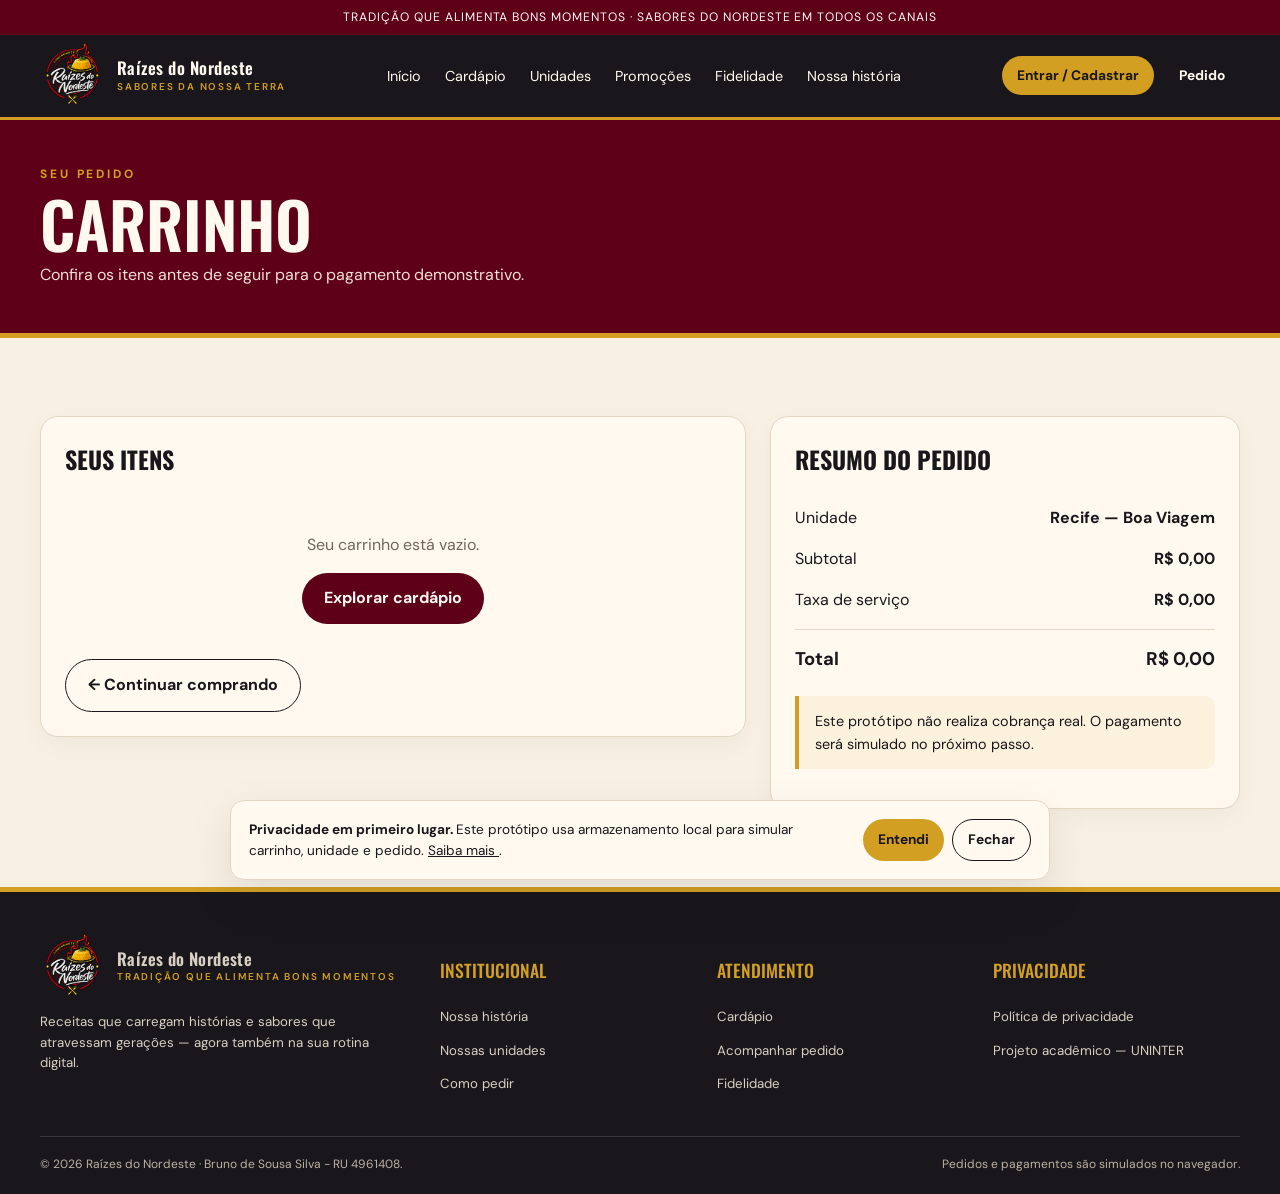
<file: carrinho.html>
<!DOCTYPE html>
<html lang="pt-BR">
 <head>
  <meta charset="utf-8"/>
  <meta content="width=device-width,initial-scale=1" name="viewport"/>
  <meta content="#19171B" name="theme-color"/>
  <meta content="Raízes do Nordeste — tradição que alimenta bons momentos." name="description"/>
  <title>
   Carrinho | Raízes do Nordeste
  </title>
  <link href="css/style.css" rel="stylesheet"/>
 </head>
 <body>
  <div class="topline">
   Tradição que alimenta bons momentos · Sabores do Nordeste em todos os canais
  </div>
  <header class="navbar">
   <div class="container nav-inner">
    <a class="brand" href="index.html">
     <img alt="Raízes do Nordeste" src="assets/identidade/logo.png"/>
     <span>
      Raízes do Nordeste
      <small>
       Sabores da nossa terra
      </small>
     </span>
    </a>
    <nav class="nav-links">
     <a href="index.html">
      Início
     </a>
     <a href="cardapio.html">
      Cardápio
     </a>
     <a href="unidades.html">
      Unidades
     </a>
     <a href="index.html#promocoes">
      Promoções
     </a>
     <a href="fidelidade.html">
      Fidelidade
     </a>
     <a href="index.html#historia">
      Nossa história
     </a>
    </nav>
    <div class="nav-actions">
     <a class="btn btn-gold btn-small" href="login.html">
      Entrar / Cadastrar
     </a>
     <a class="btn btn-dark btn-small" href="carrinho.html">
      Pedido
      <span data-cart-count="" hidden="">
       0
      </span>
     </a>
     <button aria-label="Abrir menu" class="menu-toggle">
      ☰
     </button>
    </div>
   </div>
  </header>
  <main>
   <section class="page-hero">
    <div class="container">
     <div class="eyebrow">
      Seu pedido
     </div>
     <h1>
      Carrinho
     </h1>
     <p>
      Confira os itens antes de seguir para o pagamento demonstrativo.
     </p>
    </div>
   </section>
   <section class="section">
    <div class="container layout-two">
     <div class="panel">
      <h2>
       Seus itens
      </h2>
      <div id="cartLines">
      </div>
      <a class="btn btn-outline" href="cardapio.html">
       ← Continuar comprando
      </a>
     </div>
     <aside class="panel">
      <h2>
       Resumo do pedido
      </h2>
      <div class="summary-line">
       <span>
        Unidade
       </span>
       <strong id="unit">
       </strong>
      </div>
      <div class="summary-line">
       <span>
        Subtotal
       </span>
       <strong id="subtotal">
       </strong>
      </div>
      <div class="summary-line">
       <span>
        Taxa de serviço
       </span>
       <strong>
        R$ 0,00
       </strong>
      </div>
      <div class="summary-line summary-total">
       <span>
        Total
       </span>
       <strong id="total">
       </strong>
      </div>
      <div class="notice">
       Este protótipo não realiza cobrança real. O pagamento será simulado no próximo passo.
      </div>
      <a class="btn btn-gold" href="checkout.html" id="checkoutLink" style="width:100%">
       Continuar para pagamento ↗
      </a>
     </aside>
    </div>
   </section>
  </main>
  <footer class="footer">
   <div class="container">
    <div class="footer-grid">
     <div>
      <a class="brand" href="index.html">
       <img alt="" src="assets/identidade/logo.png"/>
       <span>
        Raízes do Nordeste
        <small>
         Tradição que alimenta bons momentos
        </small>
       </span>
      </a>
      <p>
       Receitas que carregam histórias e sabores que atravessam gerações — agora também na sua rotina digital.
      </p>
     </div>
     <div>
      <h4>
       Institucional
      </h4>
      <p>
       <a href="index.html#historia">
        Nossa história
       </a>
      </p>
      <p>
       <a href="unidades.html">
        Nossas unidades
       </a>
      </p>
      <p>
       <a href="index.html#canais">
        Como pedir
       </a>
      </p>
     </div>
     <div>
      <h4>
       Atendimento
      </h4>
      <p>
       <a href="cardapio.html">
        Cardápio
       </a>
      </p>
      <p>
       <a href="acompanhamento.html">
        Acompanhar pedido
       </a>
      </p>
      <p>
       <a href="fidelidade.html">
        Fidelidade
       </a>
      </p>
     </div>
     <div>
      <h4>
       Privacidade
      </h4>
      <p>
       <a href="privacidade.html">
        Política de privacidade
       </a>
      </p>
      <p>
       Projeto acadêmico — UNINTER
      </p>
     </div>
    </div>
    <div class="footer-bottom">
     <span>
      © 2026 Raízes do Nordeste · Bruno de Sousa Silva - RU 4961408.
     </span>
     <span>
      Pedidos e pagamentos são simulados no navegador.
     </span>
    </div>
   </div>
  </footer>
  <div class="cookie" id="cookie">
   <p>
    <strong>
     Privacidade em primeiro lugar.
    </strong>
    Este protótipo usa armazenamento local para simular carrinho, unidade e pedido.
    <a href="privacidade.html">
     <u>
      Saiba mais
     </u>
    </a>
    .
   </p>
   <div class="cookie-actions">
    <button class="btn btn-gold btn-small" onclick="localStorage.setItem('raizes_cookie','aceito');document.getElementById('cookie').classList.remove('show')">
     Entendi
    </button>
    <button class="btn btn-outline btn-small" onclick="document.getElementById('cookie').classList.remove('show')">
     Fechar
    </button>
   </div>
  </div>
  <script>
   if(!localStorage.getItem('raizes_cookie'))setTimeout(()=>document.getElementById('cookie')?.classList.add('show'),800)
  </script>
  <div class="toast" hidden="" id="toast">
  </div>
  <script src="js/data.js">
  </script>
  <script>
   function renderCart() {
    let c=Raizes.getCart(),
    el=document.getElementById('cartLines');
    document.getElementById('unit').textContent=Raizes.unitName();
    if(!c.length) {
        el.innerHTML='<div class="empty">Seu carrinho está vazio.<br><a class="btn btn-wine" href="cardapio.html" style="margin-top:15px">Explorar cardápio</a></div>';
        document.getElementById('checkoutLink').classList.add('hidden');
        document.getElementById('subtotal').textContent=Raizes.money(0);
        document.getElementById('total').textContent=Raizes.money(0);
        return
    }

    let total=0;
    el.innerHTML=c.map(l=>{let p=RAIZES_PRODUCTS.find(p=>p.id===l.id);if(!p)return'';total+=p.price*l.qty;return `<div class="cart-line"><img src="${p.image}" alt=""><div><strong>${p.name}</strong><div class="subtle">${Raizes.money(p.price)} cada</div><div class="qty"><button onclick="Raizes.change('${p.id}',-1);renderCart()">−</button><span>${l.qty}</span><button onclick="Raizes.change('${p.id}',1);renderCart()">+</button></div></div><strong>${Raizes.money(p.price*l.qty)}</strong></div>`}).join('');
    document.getElementById('subtotal').textContent=Raizes.money(total);
    document.getElementById('total').textContent=Raizes.money(total)
}

document.addEventListener('DOMContentLoaded',renderCart)
  </script>
 </body>
</html>
</file>
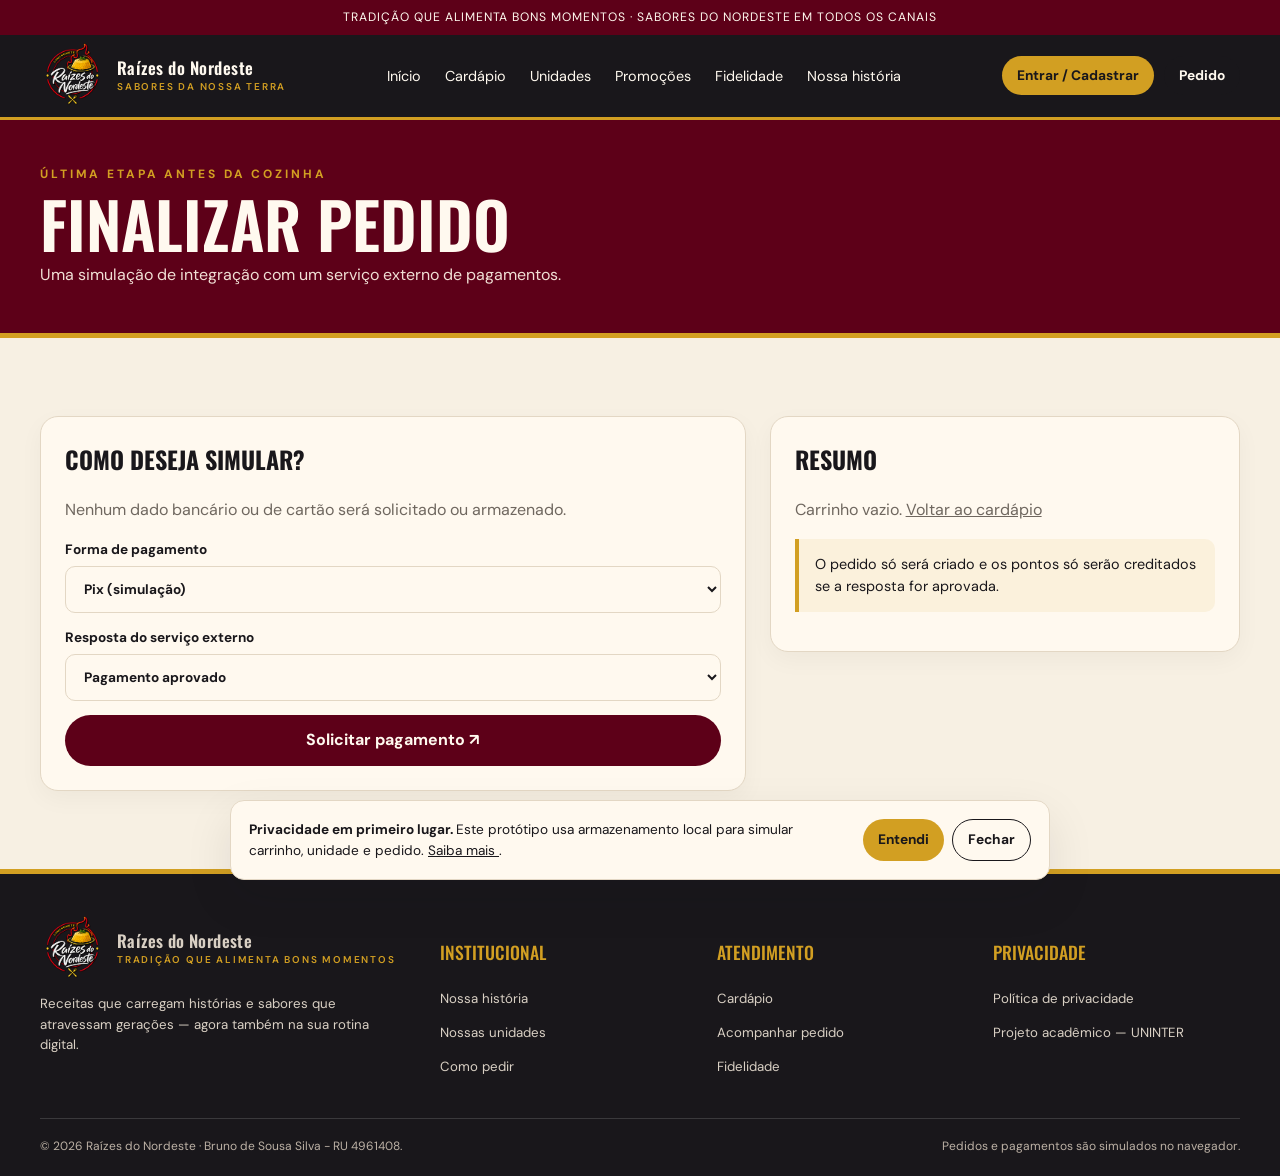
<file: checkout.html>
<!DOCTYPE html>
<html lang="pt-BR">
 <head>
  <meta charset="utf-8"/>
  <meta content="width=device-width,initial-scale=1" name="viewport"/>
  <meta content="#19171B" name="theme-color"/>
  <meta content="Raízes do Nordeste — tradição que alimenta bons momentos." name="description"/>
  <title>
   Checkout | Raízes do Nordeste
  </title>
  <link href="css/style.css" rel="stylesheet"/>
 </head>
 <body>
  <div class="topline">
   Tradição que alimenta bons momentos · Sabores do Nordeste em todos os canais
  </div>
  <header class="navbar">
   <div class="container nav-inner">
    <a class="brand" href="index.html">
     <img alt="Raízes do Nordeste" src="assets/identidade/logo.png"/>
     <span>
      Raízes do Nordeste
      <small>
       Sabores da nossa terra
      </small>
     </span>
    </a>
    <nav class="nav-links">
     <a href="index.html">
      Início
     </a>
     <a href="cardapio.html">
      Cardápio
     </a>
     <a href="unidades.html">
      Unidades
     </a>
     <a href="index.html#promocoes">
      Promoções
     </a>
     <a href="fidelidade.html">
      Fidelidade
     </a>
     <a href="index.html#historia">
      Nossa história
     </a>
    </nav>
    <div class="nav-actions">
     <a class="btn btn-gold btn-small" href="login.html">
      Entrar / Cadastrar
     </a>
     <a class="btn btn-dark btn-small" href="carrinho.html">
      Pedido
      <span data-cart-count="" hidden="">
       0
      </span>
     </a>
     <button aria-label="Abrir menu" class="menu-toggle">
      ☰
     </button>
    </div>
   </div>
  </header>
  <main>
   <section class="page-hero">
    <div class="container">
     <div class="eyebrow">
      Última etapa antes da cozinha
     </div>
     <h1>
      Finalizar pedido
     </h1>
     <p>
      Uma simulação de integração com um serviço externo de pagamentos.
     </p>
    </div>
   </section>
   <section class="section">
    <div class="container layout-two">
     <div class="panel">
      <h2>
       Como deseja simular?
      </h2>
      <p class="subtle">
       Nenhum dado bancário ou de cartão será solicitado ou armazenado.
      </p>
      <div class="form-grid">
       <label>
        Forma de pagamento
        <select class="field" id="method">
         <option>
          Pix (simulação)
         </option>
         <option>
          Cartão (simulação sem dados reais)
         </option>
         <option>
          Pagamento na retirada (simulação)
         </option>
        </select>
       </label>
       <label>
        Resposta do serviço externo
        <select class="field" id="result">
         <option value="approved">
          Pagamento aprovado
         </option>
         <option value="declined">
          Pagamento recusado
         </option>
         <option value="unavailable">
          Serviço indisponível
         </option>
        </select>
       </label>
       <button class="btn btn-wine" id="pay">
        Solicitar pagamento ↗
       </button>
      </div>
      <div id="paymentResult">
      </div>
     </div>
     <aside class="panel">
      <h2>
       Resumo
      </h2>
      <div id="summary">
      </div>
      <div class="notice">
       O pedido só será criado e os pontos só serão creditados se a resposta for aprovada.
      </div>
     </aside>
    </div>
   </section>
  </main>
  <footer class="footer">
   <div class="container">
    <div class="footer-grid">
     <div>
      <a class="brand" href="index.html">
       <img alt="" src="assets/identidade/logo.png"/>
       <span>
        Raízes do Nordeste
        <small>
         Tradição que alimenta bons momentos
        </small>
       </span>
      </a>
      <p>
       Receitas que carregam histórias e sabores que atravessam gerações — agora também na sua rotina digital.
      </p>
     </div>
     <div>
      <h4>
       Institucional
      </h4>
      <p>
       <a href="index.html#historia">
        Nossa história
       </a>
      </p>
      <p>
       <a href="unidades.html">
        Nossas unidades
       </a>
      </p>
      <p>
       <a href="index.html#canais">
        Como pedir
       </a>
      </p>
     </div>
     <div>
      <h4>
       Atendimento
      </h4>
      <p>
       <a href="cardapio.html">
        Cardápio
       </a>
      </p>
      <p>
       <a href="acompanhamento.html">
        Acompanhar pedido
       </a>
      </p>
      <p>
       <a href="fidelidade.html">
        Fidelidade
       </a>
      </p>
     </div>
     <div>
      <h4>
       Privacidade
      </h4>
      <p>
       <a href="privacidade.html">
        Política de privacidade
       </a>
      </p>
      <p>
       Projeto acadêmico — UNINTER
      </p>
     </div>
    </div>
    <div class="footer-bottom">
     <span>
      © 2026 Raízes do Nordeste · Bruno de Sousa Silva - RU 4961408.
     </span>
     <span>
      Pedidos e pagamentos são simulados no navegador.
     </span>
    </div>
   </div>
  </footer>
  <div class="cookie" id="cookie">
   <p>
    <strong>
     Privacidade em primeiro lugar.
    </strong>
    Este protótipo usa armazenamento local para simular carrinho, unidade e pedido.
    <a href="privacidade.html">
     <u>
      Saiba mais
     </u>
    </a>
    .
   </p>
   <div class="cookie-actions">
    <button class="btn btn-gold btn-small" onclick="localStorage.setItem('raizes_cookie','aceito');document.getElementById('cookie').classList.remove('show')">
     Entendi
    </button>
    <button class="btn btn-outline btn-small" onclick="document.getElementById('cookie').classList.remove('show')">
     Fechar
    </button>
   </div>
  </div>
  <script>
   if(!localStorage.getItem('raizes_cookie'))setTimeout(()=>document.getElementById('cookie')?.classList.add('show'),800)
  </script>
  <div class="toast" hidden="" id="toast">
  </div>
  <script src="js/data.js">
  </script>
  <script src="js/checkout.js">
  </script>
 </body>
</html>
</file>
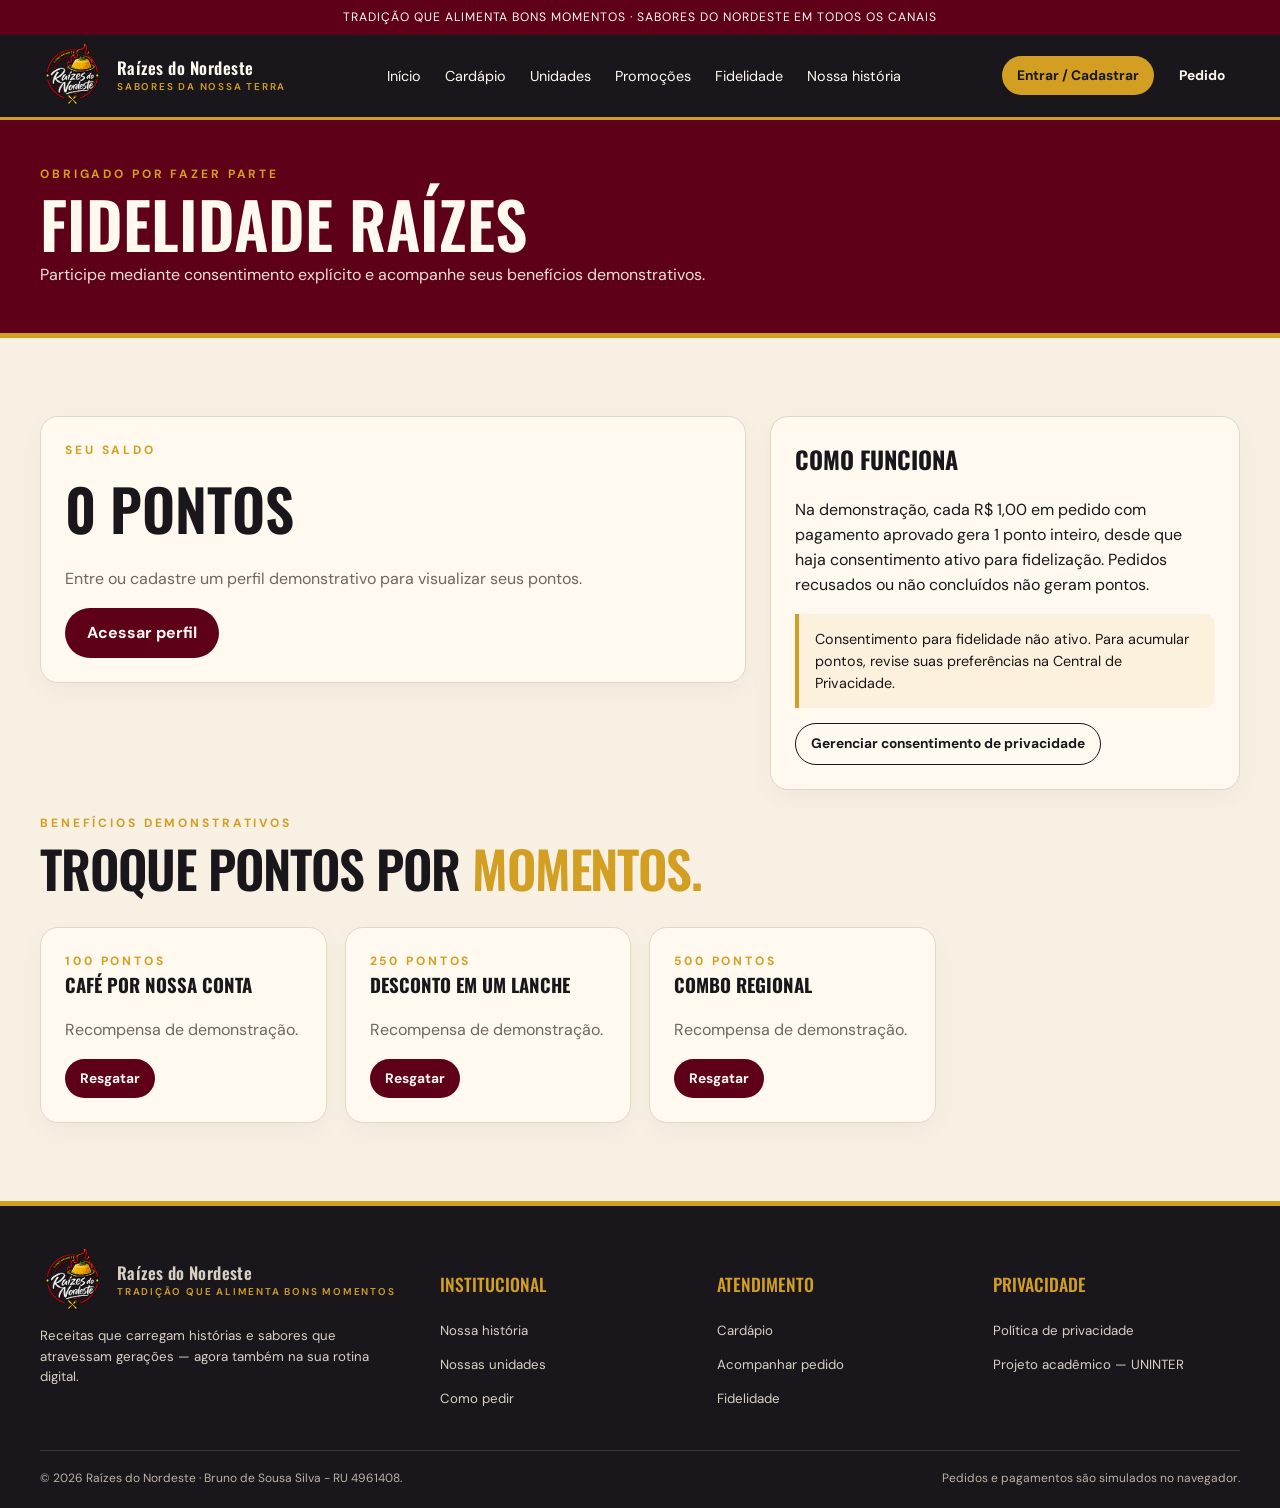
<file: fidelidade.html>
<!DOCTYPE html>
<html lang="pt-BR">
 <head>
  <meta charset="utf-8"/>
  <meta content="width=device-width,initial-scale=1" name="viewport"/>
  <meta content="#19171B" name="theme-color"/>
  <meta content="Raízes do Nordeste — tradição que alimenta bons momentos." name="description"/>
  <title>
   Fidelidade | Raízes do Nordeste
  </title>
  <link href="css/style.css" rel="stylesheet"/>
 </head>
 <body>
  <div class="topline">
   Tradição que alimenta bons momentos · Sabores do Nordeste em todos os canais
  </div>
  <header class="navbar">
   <div class="container nav-inner">
    <a class="brand" href="index.html">
     <img alt="Raízes do Nordeste" src="assets/identidade/logo.png"/>
     <span>
      Raízes do Nordeste
      <small>
       Sabores da nossa terra
      </small>
     </span>
    </a>
    <nav class="nav-links">
     <a href="index.html">
      Início
     </a>
     <a href="cardapio.html">
      Cardápio
     </a>
     <a href="unidades.html">
      Unidades
     </a>
     <a href="index.html#promocoes">
      Promoções
     </a>
     <a href="fidelidade.html">
      Fidelidade
     </a>
     <a href="index.html#historia">
      Nossa história
     </a>
    </nav>
    <div class="nav-actions">
     <a class="btn btn-gold btn-small" href="login.html">
      Entrar / Cadastrar
     </a>
     <a class="btn btn-dark btn-small" href="carrinho.html">
      Pedido
      <span data-cart-count="" hidden="">
       0
      </span>
     </a>
     <button aria-label="Abrir menu" class="menu-toggle">
      ☰
     </button>
    </div>
   </div>
  </header>
  <main>
   <section class="page-hero">
    <div class="container">
     <div class="eyebrow">
      Obrigado por fazer parte
     </div>
     <h1>
      Fidelidade Raízes
     </h1>
     <p>
      Participe mediante consentimento explícito e acompanhe seus benefícios demonstrativos.
     </p>
    </div>
   </section>
   <section class="section">
    <div class="container layout-two">
     <div class="panel">
      <div class="eyebrow">
       Seu saldo
      </div>
      <h2 id="points" style="font:600 3.6rem var(--heading);margin:5px 0">
       0 pontos
      </h2>
      <p class="subtle" id="greeting">
       Entre ou cadastre um perfil demonstrativo para visualizar seus pontos.
      </p>
      <a class="btn btn-wine" href="login.html">
       Acessar perfil
      </a>
     </div>
     <div class="panel">
      <h2>
       Como funciona
      </h2>
      <p>
       Na demonstração, cada R$ 1,00 em pedido com pagamento aprovado gera 1 ponto inteiro, desde que haja consentimento ativo para fidelização. Pedidos recusados ou não concluídos não geram pontos.
      </p>
      <div class="notice" id="loyaltyConsentNotice">
       Os pontos ficam no armazenamento local do navegador e não representam um programa real de benefícios.
      </div>
      <a class="btn btn-outline btn-small" href="privacidade.html">
       Gerenciar consentimento de privacidade
      </a>
     </div>
    </div>
    <div class="container" style="margin-top:24px">
     <div class="section-head">
      <div>
       <div class="eyebrow">
        Benefícios demonstrativos
       </div>
       <h2>
        Troque pontos por
        <span>
         momentos.
        </span>
       </h2>
      </div>
     </div>
     <div class="product-grid">
      <article class="panel">
       <div class="eyebrow">
        100 pontos
       </div>
       <h3>
        Café por nossa conta
       </h3>
       <p class="subtle">
        Recompensa de demonstração.
       </p>
       <button class="btn btn-wine btn-small" onclick="redeem(100,'Café por nossa conta')">
        Resgatar
       </button>
      </article>
      <article class="panel">
       <div class="eyebrow">
        250 pontos
       </div>
       <h3>
        Desconto em um lanche
       </h3>
       <p class="subtle">
        Recompensa de demonstração.
       </p>
       <button class="btn btn-wine btn-small" onclick="redeem(250,'Desconto em um lanche')">
        Resgatar
       </button>
      </article>
      <article class="panel">
       <div class="eyebrow">
        500 pontos
       </div>
       <h3>
        Combo regional
       </h3>
       <p class="subtle">
        Recompensa de demonstração.
       </p>
       <button class="btn btn-wine btn-small" onclick="redeem(500,'Combo regional')">
        Resgatar
       </button>
      </article>
     </div>
    </div>
   </section>
  </main>
  <script>
   function loadUser() {
    let u=JSON.parse(localStorage.getItem('raizes_user')||'null'),
    c=Raizes.getConsent(),
    allowed=!!c?.loyalty;
    document.getElementById('points').textContent=(u?.points||0)+' pontos';
    document.getElementById('greeting').textContent=u?(allowed?'Olá, '+u.name+'. Seus pontos estão salvos neste navegador.':'Olá, '+u.name+'. Para acumular novos pontos, autorize a fidelização na Política de Privacidade.'):'Entre ou cadastre um perfil demonstrativo para visualizar seus pontos.';
    document.getElementById('loyaltyConsentNotice').textContent=allowed?'Consentimento para fidelização ativo neste navegador. Você pode retirá-lo a qualquer momento na Política de Privacidade.':'Consentimento para fidelização não ativo. Para acumular pontos, revise e autorize as finalidades na Política de Privacidade.'
}

function redeem(points,name) {
    let u=JSON.parse(localStorage.getItem('raizes_user')||'null');
    if(!u) {
        Raizes.toast('Cadastre um perfil demonstrativo primeiro.');
        return
    }

    let consent=Raizes.getConsent();
    if(!consent?.loyalty) {
        Raizes.toast('Autorize a fidelização na Política de Privacidade primeiro.');
        return
    }

    if((u.points||0)<points) {
        Raizes.toast('Você ainda não tem pontos suficientes.');
        return
    }

    u.points-=points;
    u.rewards=u.rewards||[];
    u.rewards.push({name,at:new Date().toISOString()});
    localStorage.setItem('raizes_user',JSON.stringify(u));
    loadUser();
    Raizes.toast(name+' resgatado na simulação.')
}

document.addEventListener('DOMContentLoaded',loadUser)
  </script>
  <footer class="footer">
   <div class="container">
    <div class="footer-grid">
     <div>
      <a class="brand" href="index.html">
       <img alt="" src="assets/identidade/logo.png"/>
       <span>
        Raízes do Nordeste
        <small>
         Tradição que alimenta bons momentos
        </small>
       </span>
      </a>
      <p>
       Receitas que carregam histórias e sabores que atravessam gerações — agora também na sua rotina digital.
      </p>
     </div>
     <div>
      <h4>
       Institucional
      </h4>
      <p>
       <a href="index.html#historia">
        Nossa história
       </a>
      </p>
      <p>
       <a href="unidades.html">
        Nossas unidades
       </a>
      </p>
      <p>
       <a href="index.html#canais">
        Como pedir
       </a>
      </p>
     </div>
     <div>
      <h4>
       Atendimento
      </h4>
      <p>
       <a href="cardapio.html">
        Cardápio
       </a>
      </p>
      <p>
       <a href="acompanhamento.html">
        Acompanhar pedido
       </a>
      </p>
      <p>
       <a href="fidelidade.html">
        Fidelidade
       </a>
      </p>
     </div>
     <div>
      <h4>
       Privacidade
      </h4>
      <p>
       <a href="privacidade.html">
        Política de privacidade
       </a>
      </p>
      <p>
       Projeto acadêmico — UNINTER
      </p>
     </div>
    </div>
    <div class="footer-bottom">
     <span>
      © 2026 Raízes do Nordeste · Bruno de Sousa Silva - RU 4961408.
     </span>
     <span>
      Pedidos e pagamentos são simulados no navegador.
     </span>
    </div>
   </div>
  </footer>
  <div class="cookie" id="cookie">
   <p>
    <strong>
     Privacidade em primeiro lugar.
    </strong>
    Este protótipo usa armazenamento local para simular carrinho, unidade e pedido.
    <a href="privacidade.html">
     <u>
      Saiba mais
     </u>
    </a>
    .
   </p>
   <div class="cookie-actions">
    <button class="btn btn-gold btn-small" onclick="localStorage.setItem('raizes_cookie','aceito');document.getElementById('cookie').classList.remove('show')">
     Entendi
    </button>
    <button class="btn btn-outline btn-small" onclick="document.getElementById('cookie').classList.remove('show')">
     Fechar
    </button>
   </div>
  </div>
  <script src="js/fidelidade.js">
  </script>
  <div class="toast" hidden="" id="toast">
  </div>
  <script src="js/data.js">
  </script>
 </body>
</html>
</file>
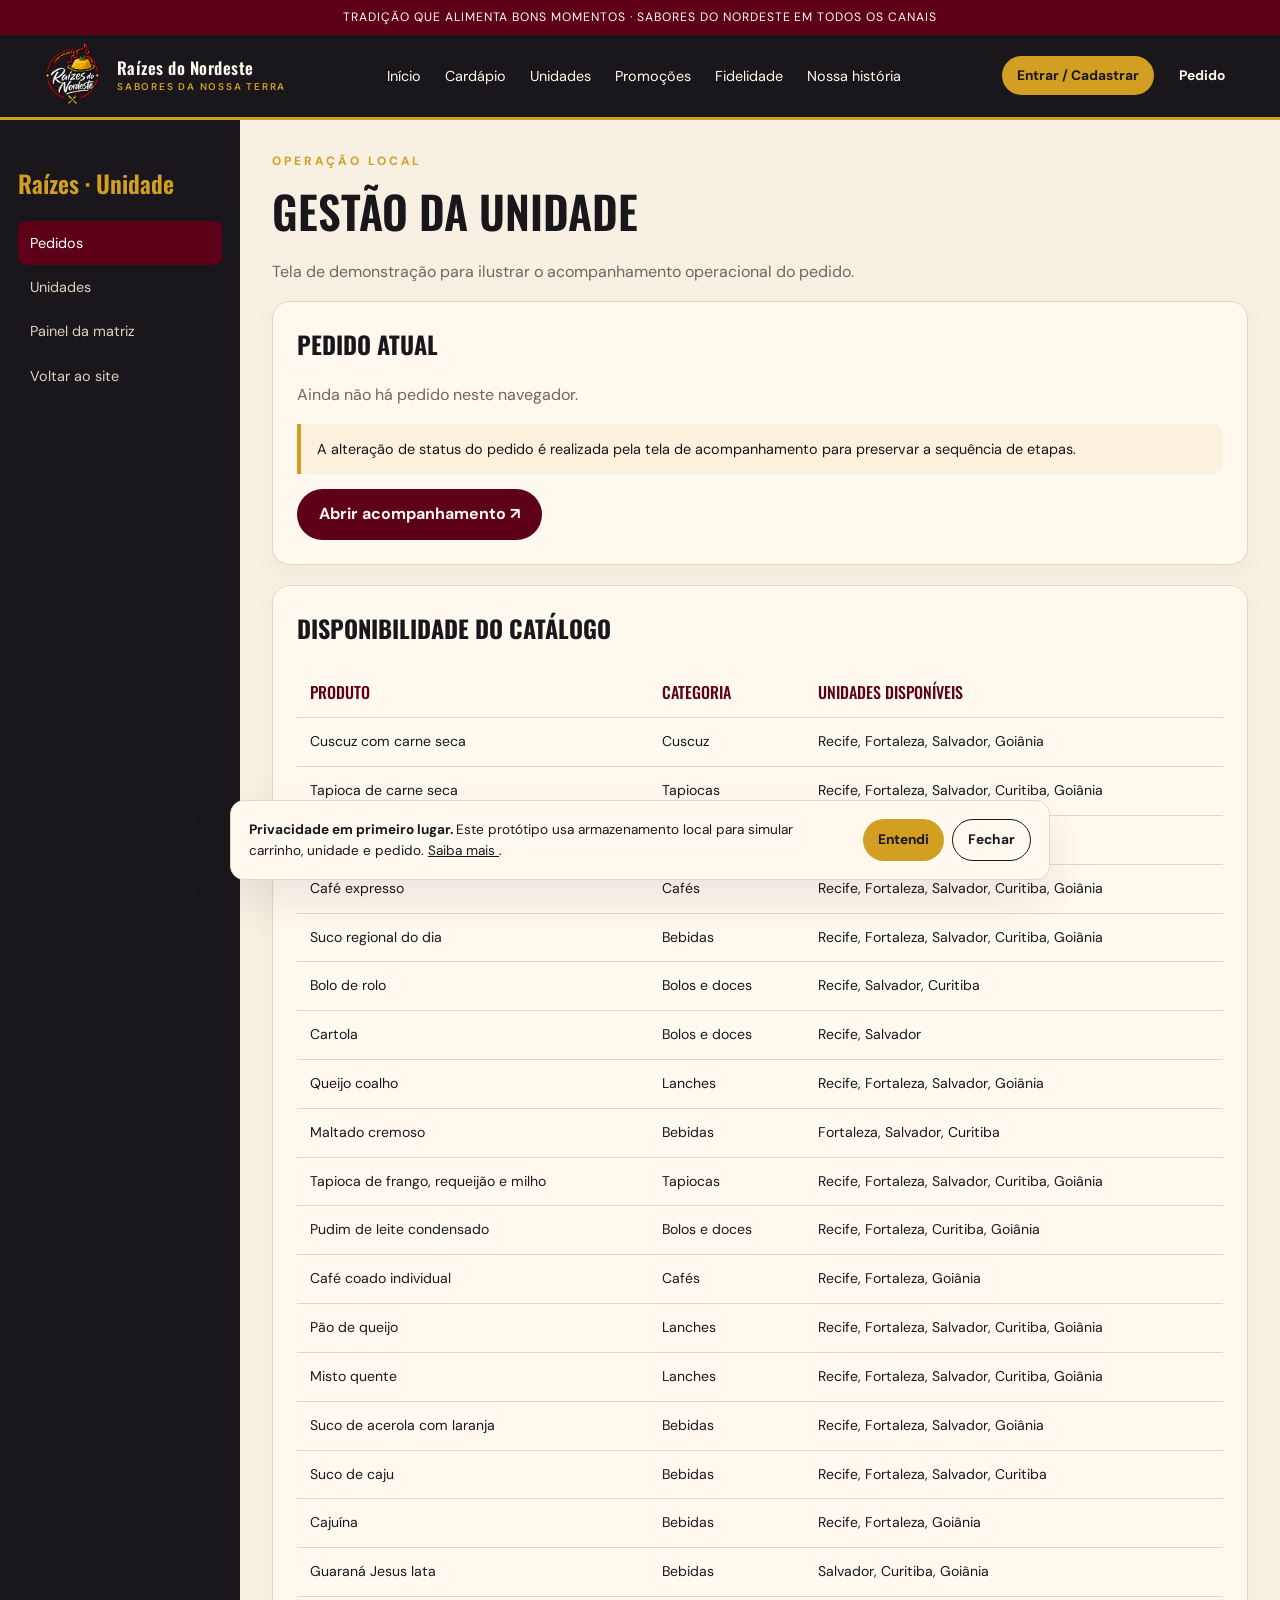
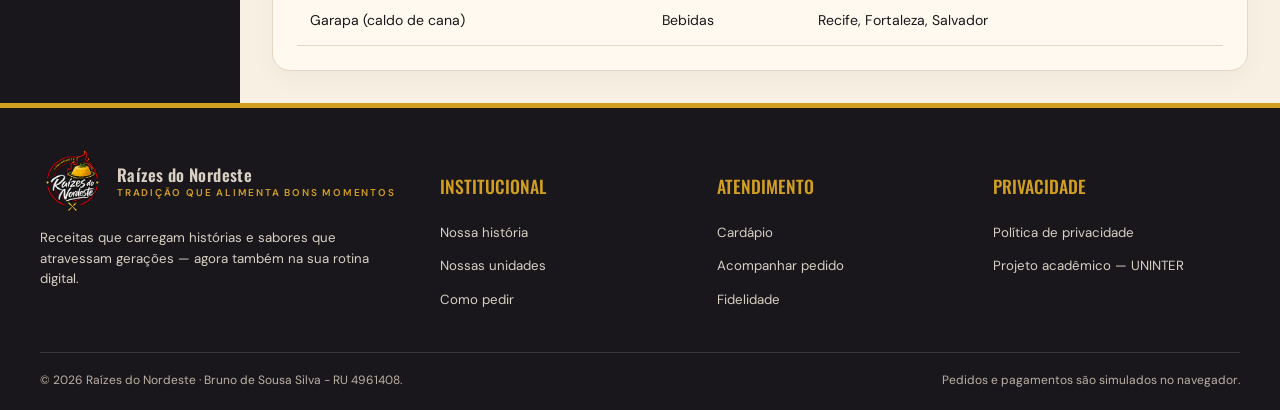
<file: gerente.html>
<!DOCTYPE html>
<html lang="pt-BR">
 <head>
  <meta charset="utf-8"/>
  <meta content="width=device-width,initial-scale=1" name="viewport"/>
  <meta content="#19171B" name="theme-color"/>
  <meta content="Raízes do Nordeste — tradição que alimenta bons momentos." name="description"/>
  <title>
   Gestão da unidade | Raízes do Nordeste
  </title>
  <link href="css/style.css" rel="stylesheet"/>
 </head>
 <body>
  <div class="topline">
   Tradição que alimenta bons momentos · Sabores do Nordeste em todos os canais
  </div>
  <header class="navbar">
   <div class="container nav-inner">
    <a class="brand" href="index.html">
     <img alt="Raízes do Nordeste" src="assets/identidade/logo.png"/>
     <span>
      Raízes do Nordeste
      <small>
       Sabores da nossa terra
      </small>
     </span>
    </a>
    <nav class="nav-links">
     <a href="index.html">
      Início
     </a>
     <a href="cardapio.html">
      Cardápio
     </a>
     <a href="unidades.html">
      Unidades
     </a>
     <a href="index.html#promocoes">
      Promoções
     </a>
     <a href="fidelidade.html">
      Fidelidade
     </a>
     <a href="index.html#historia">
      Nossa história
     </a>
    </nav>
    <div class="nav-actions">
     <a class="btn btn-gold btn-small" href="login.html">
      Entrar / Cadastrar
     </a>
     <a class="btn btn-dark btn-small" href="carrinho.html">
      Pedido
      <span data-cart-count="" hidden="">
       0
      </span>
     </a>
     <button aria-label="Abrir menu" class="menu-toggle">
      ☰
     </button>
    </div>
   </div>
  </header>
  <main class="admin-wrap">
   <aside class="sidebar">
    <h2>
     Raízes · Unidade
    </h2>
    <a class="active" href="gerente.html">
     Pedidos
    </a>
    <a href="unidades.html">
     Unidades
    </a>
    <a href="admin.html">
     Painel da matriz
    </a>
    <a href="index.html">
     Voltar ao site
    </a>
   </aside>
   <section class="admin-main">
    <div class="eyebrow">
     Operação local
    </div>
    <h1 style="font:600 2.8rem var(--heading);text-transform:uppercase;margin:8px 0">
     Gestão da unidade
    </h1>
    <p class="subtle">
     Tela de demonstração para ilustrar o acompanhamento operacional do pedido.
    </p>
    <div class="panel">
     <h2>
      Pedido atual
     </h2>
     <div id="managerOrder">
     </div>
     <p class="notice">
      A alteração de status do pedido é realizada pela tela de acompanhamento para preservar a sequência de etapas.
     </p>
     <a class="btn btn-wine" href="acompanhamento.html">
      Abrir acompanhamento ↗
     </a>
    </div>
    <div class="panel" style="margin-top:20px">
     <h2>
      Disponibilidade do catálogo
     </h2>
     <div class="table-wrap">
      <table>
       <thead>
        <tr>
         <th>
          Produto
         </th>
         <th>
          Categoria
         </th>
         <th>
          Unidades disponíveis
         </th>
        </tr>
       </thead>
       <tbody id="availability">
       </tbody>
      </table>
     </div>
    </div>
   </section>
  </main>
  <script>
   document.addEventListener('DOMContentLoaded',()=>{let o=Raizes.getOrder();document.getElementById('managerOrder').innerHTML=o?`<h3>${o.id}</h3><p>${o.unitName}</p><p>Total: ${Raizes.money(o.total)}</p><span class="badge">${o.status}</span>`:'<p class="subtle">Ainda não há pedido neste navegador.</p>';document.getElementById('availability').innerHTML=RAIZES_PRODUCTS.map(p=>`<tr><td>${p.name}</td><td>${p.category}</td><td>${p.units.map(id=>RAIZES_UNITS.find(u=>u.id===id)?.name.split(' — ')[0]).join(', ')}</td></tr>`).join('')})
  </script>
  <footer class="footer">
   <div class="container">
    <div class="footer-grid">
     <div>
      <a class="brand" href="index.html">
       <img alt="" src="assets/identidade/logo.png"/>
       <span>
        Raízes do Nordeste
        <small>
         Tradição que alimenta bons momentos
        </small>
       </span>
      </a>
      <p>
       Receitas que carregam histórias e sabores que atravessam gerações — agora também na sua rotina digital.
      </p>
     </div>
     <div>
      <h4>
       Institucional
      </h4>
      <p>
       <a href="index.html#historia">
        Nossa história
       </a>
      </p>
      <p>
       <a href="unidades.html">
        Nossas unidades
       </a>
      </p>
      <p>
       <a href="index.html#canais">
        Como pedir
       </a>
      </p>
     </div>
     <div>
      <h4>
       Atendimento
      </h4>
      <p>
       <a href="cardapio.html">
        Cardápio
       </a>
      </p>
      <p>
       <a href="acompanhamento.html">
        Acompanhar pedido
       </a>
      </p>
      <p>
       <a href="fidelidade.html">
        Fidelidade
       </a>
      </p>
     </div>
     <div>
      <h4>
       Privacidade
      </h4>
      <p>
       <a href="privacidade.html">
        Política de privacidade
       </a>
      </p>
      <p>
       Projeto acadêmico — UNINTER
      </p>
     </div>
    </div>
    <div class="footer-bottom">
     <span>
      © 2026 Raízes do Nordeste · Bruno de Sousa Silva - RU 4961408.
     </span>
     <span>
      Pedidos e pagamentos são simulados no navegador.
     </span>
    </div>
   </div>
  </footer>
  <div class="cookie" id="cookie">
   <p>
    <strong>
     Privacidade em primeiro lugar.
    </strong>
    Este protótipo usa armazenamento local para simular carrinho, unidade e pedido.
    <a href="privacidade.html">
     <u>
      Saiba mais
     </u>
    </a>
    .
   </p>
   <div class="cookie-actions">
    <button class="btn btn-gold btn-small" onclick="localStorage.setItem('raizes_cookie','aceito');document.getElementById('cookie').classList.remove('show')">
     Entendi
    </button>
    <button class="btn btn-outline btn-small" onclick="document.getElementById('cookie').classList.remove('show')">
     Fechar
    </button>
   </div>
  </div>
  <script>
   if(!localStorage.getItem('raizes_cookie'))setTimeout(()=>document.getElementById('cookie')?.classList.add('show'),800)
  </script>
  <div class="toast" hidden="" id="toast">
  </div>
  <script src="js/data.js">
  </script>
 </body>
</html>
</file>
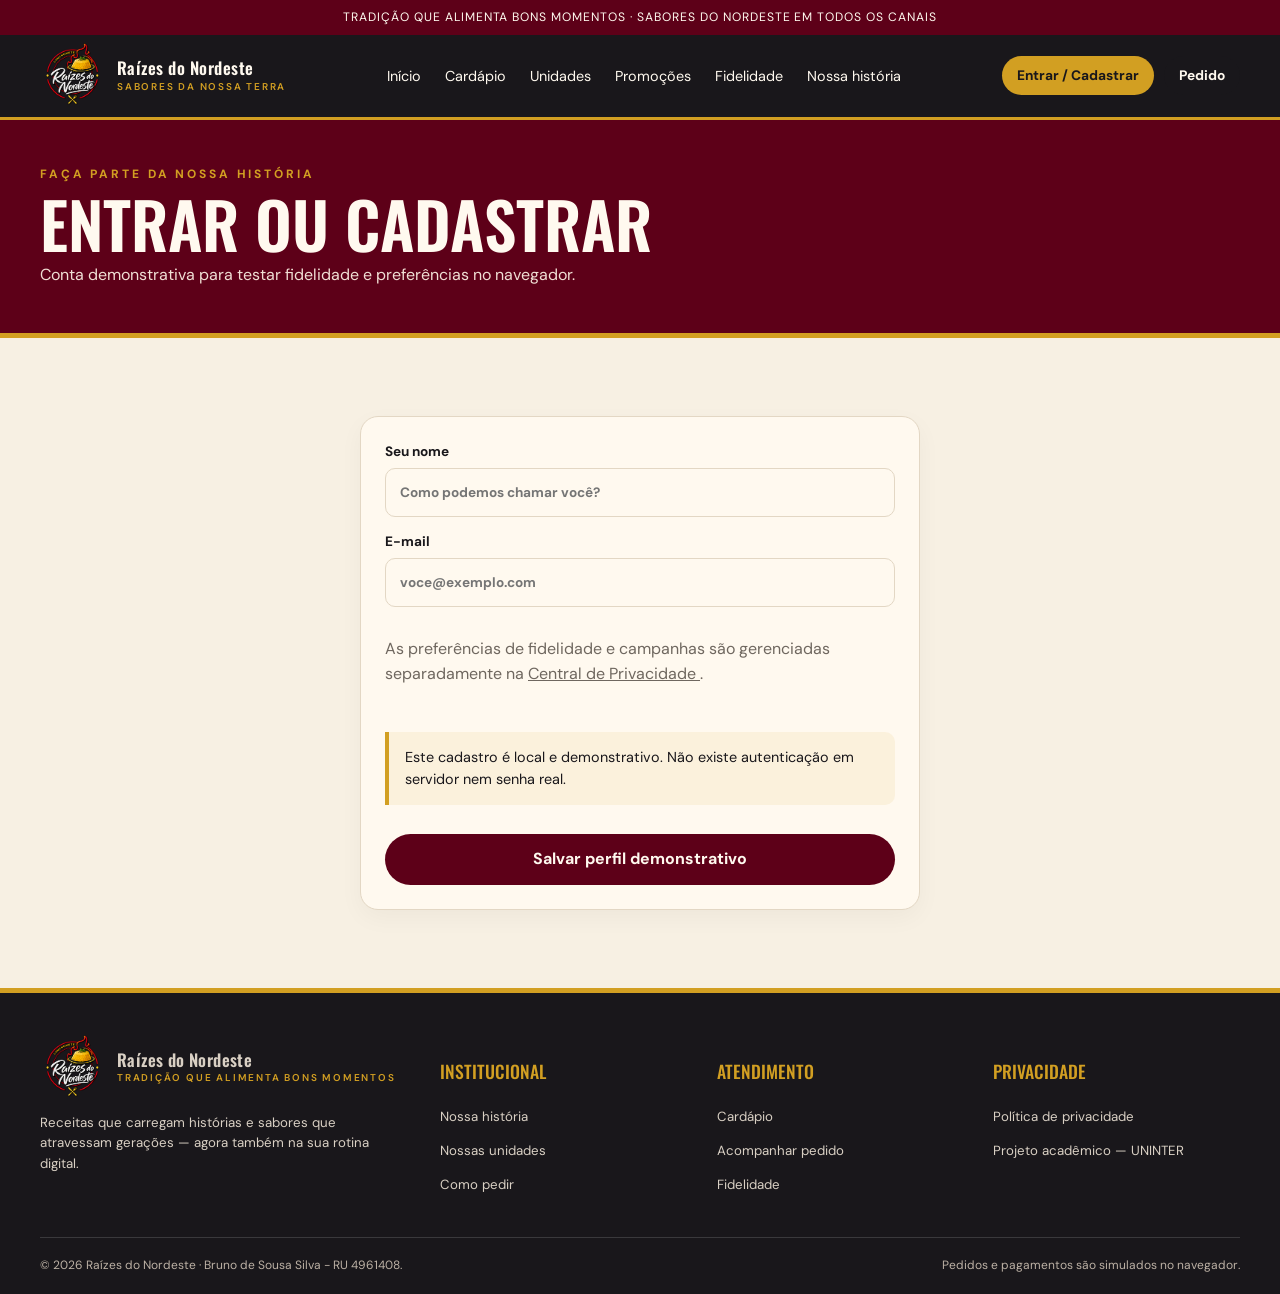
<file: login.html>
<!DOCTYPE html>
<html lang="pt-BR">
 <head>
  <meta charset="utf-8"/>
  <meta content="width=device-width,initial-scale=1" name="viewport"/>
  <meta content="#19171B" name="theme-color"/>
  <meta content="Raízes do Nordeste — tradição que alimenta bons momentos." name="description"/>
  <title>
   Entrar ou cadastrar | Raízes do Nordeste
  </title>
  <link href="css/style.css" rel="stylesheet"/>
 </head>
 <body>
  <div class="topline">
   Tradição que alimenta bons momentos · Sabores do Nordeste em todos os canais
  </div>
  <header class="navbar">
   <div class="container nav-inner">
    <a class="brand" href="index.html">
     <img alt="Raízes do Nordeste" src="assets/identidade/logo.png"/>
     <span>
      Raízes do Nordeste
      <small>
       Sabores da nossa terra
      </small>
     </span>
    </a>
    <nav class="nav-links">
     <a href="index.html">
      Início
     </a>
     <a href="cardapio.html">
      Cardápio
     </a>
     <a href="unidades.html">
      Unidades
     </a>
     <a href="index.html#promocoes">
      Promoções
     </a>
     <a href="fidelidade.html">
      Fidelidade
     </a>
     <a href="index.html#historia">
      Nossa história
     </a>
    </nav>
    <div class="nav-actions">
     <a class="btn btn-gold btn-small" href="login.html">
      Entrar / Cadastrar
     </a>
     <a class="btn btn-dark btn-small" href="carrinho.html">
      Pedido
      <span data-cart-count="" hidden="">
       0
      </span>
     </a>
     <button aria-label="Abrir menu" class="menu-toggle">
      ☰
     </button>
    </div>
   </div>
  </header>
  <main>
   <section class="page-hero">
    <div class="container">
     <div class="eyebrow">
      Faça parte da nossa história
     </div>
     <h1>
      Entrar ou cadastrar
     </h1>
     <p>
      Conta demonstrativa para testar fidelidade e preferências no navegador.
     </p>
    </div>
   </section>
   <section class="section">
    <div class="container" style="max-width:560px">
     <div class="panel">
      <form class="form-grid" id="loginForm">
       <label>
        Seu nome
        <input class="field" id="name" placeholder="Como podemos chamar você?" required=""/>
       </label>
       <label>
        E-mail
        <input class="field" id="email" placeholder="voce@exemplo.com" required="" type="email"/>
       </label>
       <p class="subtle">
        As preferências de fidelidade e campanhas são gerenciadas separadamente na
        <a href="privacidade.html">
         <u>
          Central de Privacidade
         </u>
        </a>
        .
       </p>
       <div class="notice">
        Este cadastro é local e demonstrativo. Não existe autenticação em servidor nem senha real.
       </div>
       <button class="btn btn-wine">
        Salvar perfil demonstrativo
       </button>
      </form>
      <div id="loginResult">
      </div>
     </div>
    </div>
   </section>
  </main>
  <script>
   document.addEventListener('DOMContentLoaded',()=>{let u=JSON.parse(localStorage.getItem('raizes_user')||'null');if(u){document.getElementById('name').value=u.name||'';document.getElementById('email').value=u.email||'';}document.getElementById('loginForm').addEventListener('submit',e=>{e.preventDefault();let user={name:document.getElementById('name').value.trim(),email:document.getElementById('email').value.trim(),points:u?.points||0};localStorage.setItem('raizes_user',JSON.stringify(user));document.getElementById('loginResult').innerHTML='<div class="notice">Perfil demonstrativo salvo neste navegador. <a href="fidelidade.html"><u>Ver fidelidade</u></a></div>'})})
  </script>
  <footer class="footer">
   <div class="container">
    <div class="footer-grid">
     <div>
      <a class="brand" href="index.html">
       <img alt="" src="assets/identidade/logo.png"/>
       <span>
        Raízes do Nordeste
        <small>
         Tradição que alimenta bons momentos
        </small>
       </span>
      </a>
      <p>
       Receitas que carregam histórias e sabores que atravessam gerações — agora também na sua rotina digital.
      </p>
     </div>
     <div>
      <h4>
       Institucional
      </h4>
      <p>
       <a href="index.html#historia">
        Nossa história
       </a>
      </p>
      <p>
       <a href="unidades.html">
        Nossas unidades
       </a>
      </p>
      <p>
       <a href="index.html#canais">
        Como pedir
       </a>
      </p>
     </div>
     <div>
      <h4>
       Atendimento
      </h4>
      <p>
       <a href="cardapio.html">
        Cardápio
       </a>
      </p>
      <p>
       <a href="acompanhamento.html">
        Acompanhar pedido
       </a>
      </p>
      <p>
       <a href="fidelidade.html">
        Fidelidade
       </a>
      </p>
     </div>
     <div>
      <h4>
       Privacidade
      </h4>
      <p>
       <a href="privacidade.html">
        Política de privacidade
       </a>
      </p>
      <p>
       Projeto acadêmico — UNINTER
      </p>
     </div>
    </div>
    <div class="footer-bottom">
     <span>
      © 2026 Raízes do Nordeste · Bruno de Sousa Silva - RU 4961408.
     </span>
     <span>
      Pedidos e pagamentos são simulados no navegador.
     </span>
    </div>
   </div>
  </footer>
  <div class="cookie" id="cookie">
   <p>
    <strong>
     Privacidade em primeiro lugar.
    </strong>
    Este protótipo usa armazenamento local para simular carrinho, unidade e pedido.
    <a href="privacidade.html">
     <u>
      Saiba mais
     </u>
    </a>
    .
   </p>
   <div class="cookie-actions">
    <button class="btn btn-gold btn-small" onclick="localStorage.setItem('raizes_cookie','aceito');document.getElementById('cookie').classList.remove('show')">
     Entendi
    </button>
    <button class="btn btn-outline btn-small" onclick="document.getElementById('cookie').classList.remove('show')">
     Fechar
    </button>
   </div>
  </div>
  <script src="js/login.js">
  </script>
  <div class="toast" hidden="" id="toast">
  </div>
  <script src="js/data.js">
  </script>
 </body>
</html>
</file>
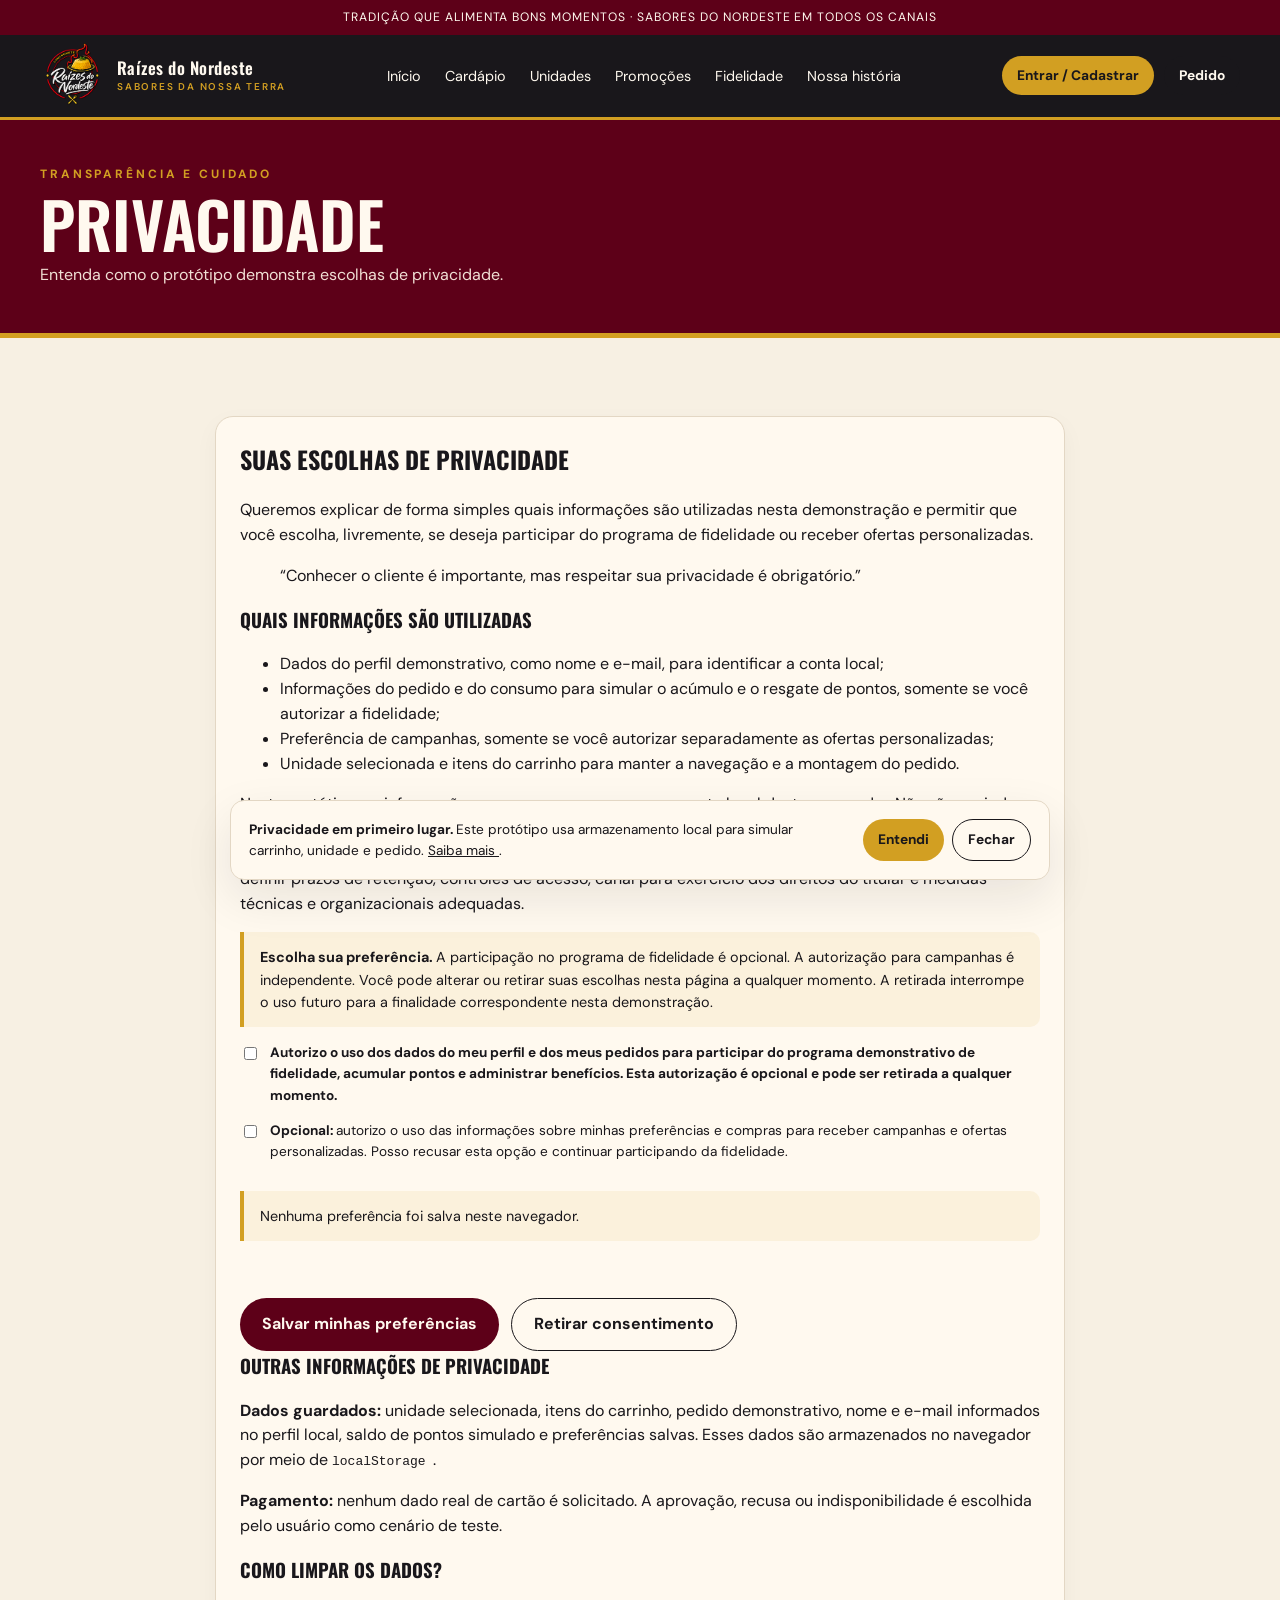
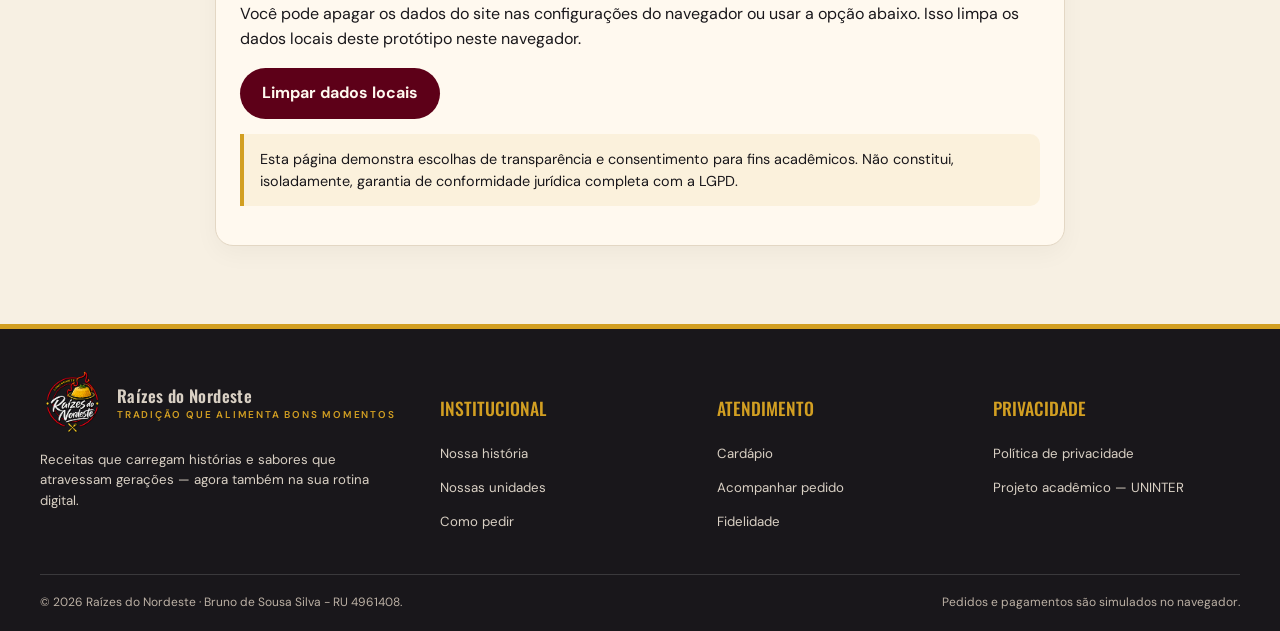
<file: privacidade.html>
<!DOCTYPE html>
<html lang="pt-BR">
 <head>
  <meta charset="utf-8"/>
  <meta content="width=device-width,initial-scale=1" name="viewport"/>
  <meta content="#19171B" name="theme-color"/>
  <meta content="Raízes do Nordeste — tradição que alimenta bons momentos." name="description"/>
  <title>
   Privacidade | Raízes do Nordeste
  </title>
  <link href="css/style.css" rel="stylesheet"/>
 </head>
 <body>
  <div class="topline">
   Tradição que alimenta bons momentos · Sabores do Nordeste em todos os canais
  </div>
  <header class="navbar">
   <div class="container nav-inner">
    <a class="brand" href="index.html">
     <img alt="Raízes do Nordeste" src="assets/identidade/logo.png"/>
     <span>
      Raízes do Nordeste
      <small>
       Sabores da nossa terra
      </small>
     </span>
    </a>
    <nav class="nav-links">
     <a href="index.html">
      Início
     </a>
     <a href="cardapio.html">
      Cardápio
     </a>
     <a href="unidades.html">
      Unidades
     </a>
     <a href="index.html#promocoes">
      Promoções
     </a>
     <a href="fidelidade.html">
      Fidelidade
     </a>
     <a href="index.html#historia">
      Nossa história
     </a>
    </nav>
    <div class="nav-actions">
     <a class="btn btn-gold btn-small" href="login.html">
      Entrar / Cadastrar
     </a>
     <a class="btn btn-dark btn-small" href="carrinho.html">
      Pedido
      <span data-cart-count="" hidden="">
       0
      </span>
     </a>
     <button aria-label="Abrir menu" class="menu-toggle">
      ☰
     </button>
    </div>
   </div>
  </header>
  <main>
   <section class="page-hero">
    <div class="container">
     <div class="eyebrow">
      Transparência e cuidado
     </div>
     <h1>
      Privacidade
     </h1>
     <p>
      Entenda como o protótipo demonstra escolhas de privacidade.
     </p>
    </div>
   </section>
   <section class="section">
    <div class="container" style="max-width:850px">
     <article class="panel">
      <h2>
       Suas escolhas de privacidade
      </h2>
      <p>
       Queremos explicar de forma simples quais informações são utilizadas nesta demonstração e permitir que você escolha, livremente, se deseja participar do programa de fidelidade ou receber ofertas personalizadas.
      </p>
      <blockquote>
       “Conhecer o cliente é importante, mas respeitar sua privacidade é obrigatório.”
      </blockquote>
      <h3>
       Quais informações são utilizadas
      </h3>
      <ul>
       <li>
        Dados do perfil demonstrativo, como nome e e-mail, para identificar a conta local;
       </li>
       <li>
        Informações do pedido e do consumo para simular o acúmulo e o resgate de pontos, somente se você autorizar a fidelidade;
       </li>
       <li>
        Preferência de campanhas, somente se você autorizar separadamente as ofertas personalizadas;
       </li>
       <li>
        Unidade selecionada e itens do carrinho para manter a navegação e a montagem do pedido.
       </li>
      </ul>
      <p>
       Neste protótipo, as informações permanecem no armazenamento local deste navegador. Não são enviadas a um servidor. Não há auditoria real de acessos, segmentação automatizada, verificação de idade ou anonimização efetiva. Nenhuma idade é solicitada ou coletada. Em uma implantação real, a empresa deverá definir prazos de retenção, controles de acesso, canal para exercício dos direitos do titular e medidas técnicas e organizacionais adequadas.
      </p>
      <div class="notice">
       <strong>
        Escolha sua preferência.
       </strong>
       A participação no programa de fidelidade é opcional. A autorização para campanhas é independente. Você pode alterar ou retirar suas escolhas nesta página a qualquer momento. A retirada interrompe o uso futuro para a finalidade correspondente nesta demonstração.
      </div>
      <form class="form-grid" id="privacyConsentForm">
       <label class="checkline">
        <input id="loyaltyConsent" type="checkbox"/>
        <span>
         <strong>
          Autorizo o uso dos dados do meu perfil e dos meus pedidos para participar do programa demonstrativo de fidelidade, acumular pontos e administrar benefícios. Esta autorização é opcional e pode ser retirada a qualquer momento.
         </strong>
        </span>
       </label>
       <label class="checkline">
        <input id="campaignConsent" type="checkbox"/>
        <span>
         <strong>
          Opcional:
         </strong>
         autorizo o uso das informações sobre minhas preferências e compras para receber campanhas e ofertas personalizadas. Posso recusar esta opção e continuar participando da fidelidade.
        </span>
       </label>
       <div aria-live="polite" class="notice" id="consentStatus">
        Nenhuma preferência de fidelização foi salva neste navegador.
       </div>
       <div class="hero-actions">
        <button class="btn btn-wine" type="submit">
         Salvar minhas preferências
        </button>
        <button class="btn btn-outline" id="revokeConsent" type="button">
         Retirar consentimento
        </button>
       </div>
      </form>
      <h3>
       Outras informações de privacidade
      </h3>
      <p>
       <strong>
        Dados guardados:
       </strong>
       unidade selecionada, itens do carrinho, pedido demonstrativo, nome e e-mail informados no perfil local, saldo de pontos simulado e preferências salvas. Esses dados são armazenados no navegador por meio de
       <code>
        localStorage
       </code>
       .
      </p>
      <p>
       <strong>
        Pagamento:
       </strong>
       nenhum dado real de cartão é solicitado. A aprovação, recusa ou indisponibilidade é escolhida pelo usuário como cenário de teste.
      </p>
      <h3>
       Como limpar os dados?
      </h3>
      <p>
       Você pode apagar os dados do site nas configurações do navegador ou usar a opção abaixo. Isso limpa os dados locais deste protótipo neste navegador.
      </p>
      <button class="btn btn-wine" id="clearLocalData" type="button">
       Limpar dados locais
      </button>
      <div class="notice">
       Esta página demonstra escolhas de transparência e consentimento para fins acadêmicos. Não constitui, isoladamente, garantia de conformidade jurídica completa com a LGPD.
      </div>
     </article>
    </div>
   </section>
  </main>
  <footer class="footer">
   <div class="container">
    <div class="footer-grid">
     <div>
      <a class="brand" href="index.html">
       <img alt="" src="assets/identidade/logo.png"/>
       <span>
        Raízes do Nordeste
        <small>
         Tradição que alimenta bons momentos
        </small>
       </span>
      </a>
      <p>
       Receitas que carregam histórias e sabores que atravessam gerações — agora também na sua rotina digital.
      </p>
     </div>
     <div>
      <h4>
       Institucional
      </h4>
      <p>
       <a href="index.html#historia">
        Nossa história
       </a>
      </p>
      <p>
       <a href="unidades.html">
        Nossas unidades
       </a>
      </p>
      <p>
       <a href="index.html#canais">
        Como pedir
       </a>
      </p>
     </div>
     <div>
      <h4>
       Atendimento
      </h4>
      <p>
       <a href="cardapio.html">
        Cardápio
       </a>
      </p>
      <p>
       <a href="acompanhamento.html">
        Acompanhar pedido
       </a>
      </p>
      <p>
       <a href="fidelidade.html">
        Fidelidade
       </a>
      </p>
     </div>
     <div>
      <h4>
       Privacidade
      </h4>
      <p>
       <a href="privacidade.html">
        Política de privacidade
       </a>
      </p>
      <p>
       Projeto acadêmico — UNINTER
      </p>
     </div>
    </div>
    <div class="footer-bottom">
     <span>
      © 2026 Raízes do Nordeste · Bruno de Sousa Silva - RU 4961408.
     </span>
     <span>
      Pedidos e pagamentos são simulados no navegador.
     </span>
    </div>
   </div>
  </footer>
  <div class="cookie" id="cookie">
   <p>
    <strong>
     Privacidade em primeiro lugar.
    </strong>
    Este protótipo usa armazenamento local para simular carrinho, unidade e pedido.
    <a href="privacidade.html">
     <u>
      Saiba mais
     </u>
    </a>
    .
   </p>
   <div class="cookie-actions">
    <button class="btn btn-gold btn-small" onclick="localStorage.setItem('raizes_cookie','aceito');document.getElementById('cookie').classList.remove('show')">
     Entendi
    </button>
    <button class="btn btn-outline btn-small" onclick="document.getElementById('cookie').classList.remove('show')">
     Fechar
    </button>
   </div>
  </div>
  <script>
   if(!localStorage.getItem('raizes_cookie'))setTimeout(()=>document.getElementById('cookie')?.classList.add('show'),800)
  </script>
  <div class="toast" hidden="" id="toast">
  </div>
  <script src="js/data.js">
  </script>
      <script src="js/privacy.js"></script>
 </body>
</html>
</file>
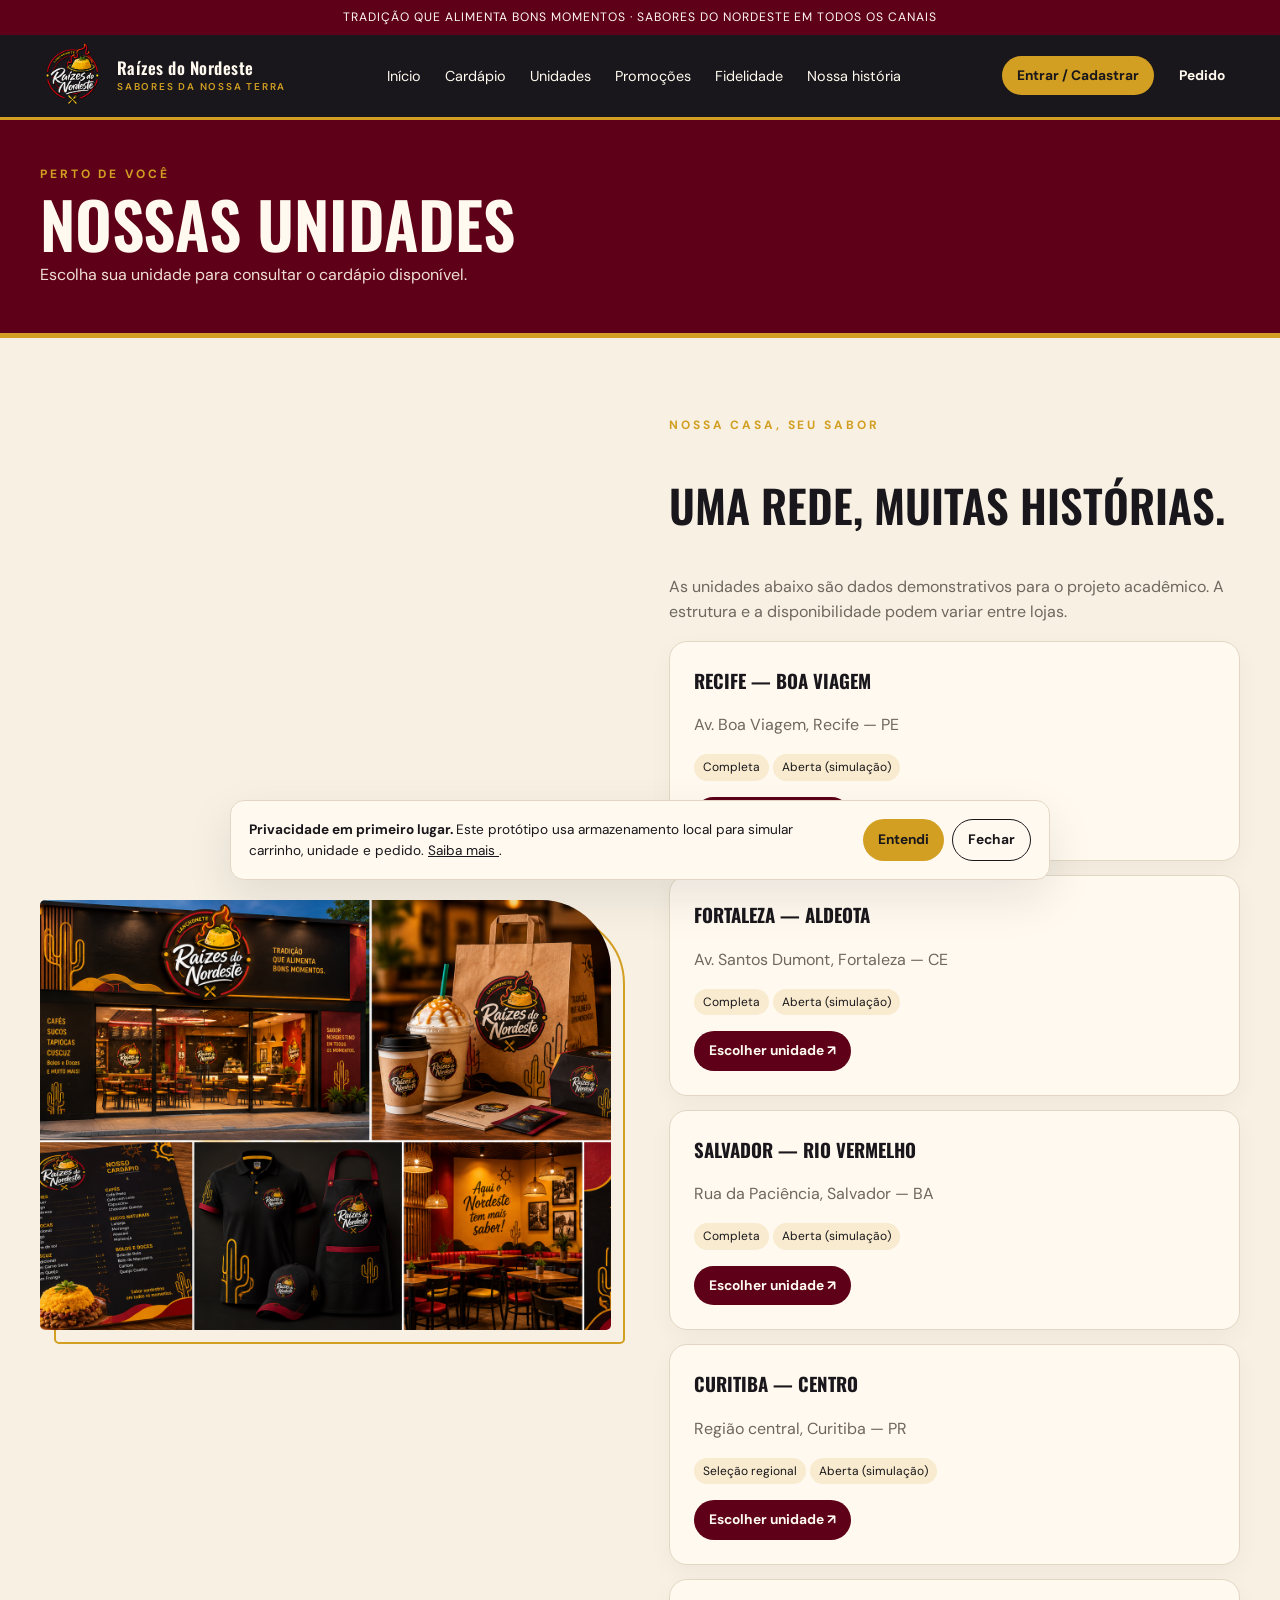
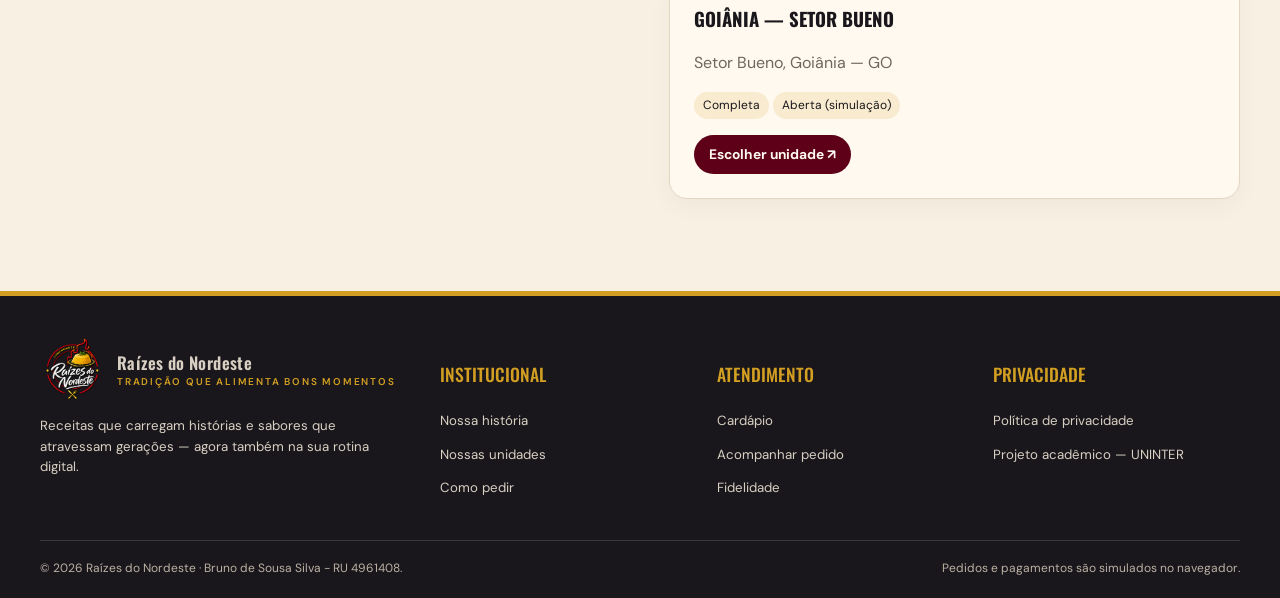
<file: unidades.html>
<!DOCTYPE html>
<html lang="pt-BR">
 <head>
  <meta charset="utf-8"/>
  <meta content="width=device-width,initial-scale=1" name="viewport"/>
  <meta content="#19171B" name="theme-color"/>
  <meta content="Raízes do Nordeste — tradição que alimenta bons momentos." name="description"/>
  <title>
   Unidades | Raízes do Nordeste
  </title>
  <link href="css/style.css" rel="stylesheet"/>
 </head>
 <body>
  <div class="topline">
   Tradição que alimenta bons momentos · Sabores do Nordeste em todos os canais
  </div>
  <header class="navbar">
   <div class="container nav-inner">
    <a class="brand" href="index.html">
     <img alt="Raízes do Nordeste" src="assets/identidade/logo.png"/>
     <span>
      Raízes do Nordeste
      <small>
       Sabores da nossa terra
      </small>
     </span>
    </a>
    <nav class="nav-links">
     <a href="index.html">
      Início
     </a>
     <a href="cardapio.html">
      Cardápio
     </a>
     <a href="unidades.html">
      Unidades
     </a>
     <a href="index.html#promocoes">
      Promoções
     </a>
     <a href="fidelidade.html">
      Fidelidade
     </a>
     <a href="index.html#historia">
      Nossa história
     </a>
    </nav>
    <div class="nav-actions">
     <a class="btn btn-gold btn-small" href="login.html">
      Entrar / Cadastrar
     </a>
     <a class="btn btn-dark btn-small" href="carrinho.html">
      Pedido
      <span data-cart-count="" hidden="">
       0
      </span>
     </a>
     <button aria-label="Abrir menu" class="menu-toggle">
      ☰
     </button>
    </div>
   </div>
  </header>
  <main>
   <section class="page-hero">
    <div class="container">
     <div class="eyebrow">
      Perto de você
     </div>
     <h1>
      Nossas unidades
     </h1>
     <p>
      Escolha sua unidade para consultar o cardápio disponível.
     </p>
    </div>
   </section>
   <section class="section">
    <div class="container">
     <div class="story-grid">
      <div class="story-image">
       <img alt="Mockup da unidade Raízes do Nordeste" src="assets/mockups/unidade.png"/>
      </div>
      <div>
       <div class="eyebrow">
        Nossa casa, seu sabor
       </div>
       <h2 style="font:600 2.8rem var(--heading);text-transform:uppercase">
        Uma rede, muitas histórias.
       </h2>
       <p class="subtle">
        As unidades abaixo são dados demonstrativos para o projeto acadêmico. A estrutura e a disponibilidade podem variar entre lojas.
       </p>
       <div id="units">
       </div>
      </div>
     </div>
    </div>
   </section>
  </main>
  <script>
   document.addEventListener('DOMContentLoaded',()=>{document.getElementById('units').innerHTML=RAIZES_UNITS.map(u=>`<div class="panel" style="margin:14px 0"><h3>${u.name}</h3><p class="subtle">${u.address}</p><p><span class="badge">${u.type}</span> <span class="badge">${u.open?'Aberta (simulação)':'Fechada'}</span></p><button class="btn btn-wine btn-small" onclick="Raizes.setUnit('${u.id}');Raizes.toast('Unidade selecionada.');setTimeout(()=>location.href='cardapio.html',500)">Escolher unidade ↗</button></div>`).join('')})
  </script>
  <footer class="footer">
   <div class="container">
    <div class="footer-grid">
     <div>
      <a class="brand" href="index.html">
       <img alt="" src="assets/identidade/logo.png"/>
       <span>
        Raízes do Nordeste
        <small>
         Tradição que alimenta bons momentos
        </small>
       </span>
      </a>
      <p>
       Receitas que carregam histórias e sabores que atravessam gerações — agora também na sua rotina digital.
      </p>
     </div>
     <div>
      <h4>
       Institucional
      </h4>
      <p>
       <a href="index.html#historia">
        Nossa história
       </a>
      </p>
      <p>
       <a href="unidades.html">
        Nossas unidades
       </a>
      </p>
      <p>
       <a href="index.html#canais">
        Como pedir
       </a>
      </p>
     </div>
     <div>
      <h4>
       Atendimento
      </h4>
      <p>
       <a href="cardapio.html">
        Cardápio
       </a>
      </p>
      <p>
       <a href="acompanhamento.html">
        Acompanhar pedido
       </a>
      </p>
      <p>
       <a href="fidelidade.html">
        Fidelidade
       </a>
      </p>
     </div>
     <div>
      <h4>
       Privacidade
      </h4>
      <p>
       <a href="privacidade.html">
        Política de privacidade
       </a>
      </p>
      <p>
       Projeto acadêmico — UNINTER
      </p>
     </div>
    </div>
    <div class="footer-bottom">
     <span>
      © 2026 Raízes do Nordeste · Bruno de Sousa Silva - RU 4961408.
     </span>
     <span>
      Pedidos e pagamentos são simulados no navegador.
     </span>
    </div>
   </div>
  </footer>
  <div class="cookie" id="cookie">
   <p>
    <strong>
     Privacidade em primeiro lugar.
    </strong>
    Este protótipo usa armazenamento local para simular carrinho, unidade e pedido.
    <a href="privacidade.html">
     <u>
      Saiba mais
     </u>
    </a>
    .
   </p>
   <div class="cookie-actions">
    <button class="btn btn-gold btn-small" onclick="localStorage.setItem('raizes_cookie','aceito');document.getElementById('cookie').classList.remove('show')">
     Entendi
    </button>
    <button class="btn btn-outline btn-small" onclick="document.getElementById('cookie').classList.remove('show')">
     Fechar
    </button>
   </div>
  </div>
  <script>
   if(!localStorage.getItem('raizes_cookie'))setTimeout(()=>document.getElementById('cookie')?.classList.add('show'),800)
  </script>
  <div class="toast" hidden="" id="toast">
  </div>
  <script src="js/data.js">
  </script>
 </body>
</html>
</file>
<file: css/style.css>
@import url('https://fonts.googleapis.com/css2?family=Oswald:wght@400;500;600;700&family=DM+Sans:wght@400;500;600;700&display=swap');
:root {
    --ink:#19171B;
    --gold:#D29F22;
    --graphite:#252628;
    --wine:#5D0018;
    --paper:#F7F0E3;
    --cream:#FFF9EF;
    --muted:#6f675f;
    --line:#e3d7c4;
    --white:#fff;
    --radius:18px;
    --shadow:0 18px 48px #19171b18;
    --heading:'Oswald',sans-serif;
    --body:'DM Sans',sans-serif
}
* {
    box-sizing:border-box
}
html {
    scroll-behavior:smooth
}
body {
    margin:0;
    background:var(--paper);
    color:var(--ink);
    font-family:var(--body);
    line-height:1.55
}
img {
    max-width:100%;
    display:block
}
a {
    color:inherit;
    text-decoration:none
}
button,input,select {
    font:inherit
}
button {
    cursor:pointer
}
.container {
    width:min(1200px,calc(100% - 40px));
    margin:auto
}
.topline {
    background:var(--wine);
    color:var(--cream);
    font-size:.76rem;
    letter-spacing:.08em;
    text-transform:uppercase;
    text-align:center;
    padding:8px 15px
}
.navbar {
    position:sticky;
    top:0;
    z-index:20;
    background:var(--ink);
    color:var(--cream);
    border-bottom:3px solid var(--gold)
}
.nav-inner {
    min-height:82px;
    display:flex;
    align-items:center;
    justify-content:space-between;
    gap:24px
}
.brand {
    display:flex;
    align-items:center;
    gap:12px;
    font-family:var(--heading);
    font-weight:600;
    letter-spacing:.03em
}
.brand img {
    width:65px;
    height:65px;
    object-fit:contain
}
.brand span {
    font-size:1.05rem;
    line-height:1.05
}
.brand small {
    display:block;
    color:var(--gold);
    font-family:var(--body);
    font-size:.62rem;
    letter-spacing:.18em;
    text-transform:uppercase;
    margin-top:5px
}
.nav-links {
    display:flex;
    align-items:center;
    gap:24px;
    font-size:.9rem
}
.nav-links a {
    transition:color .2s
}
.nav-links a:hover,.nav-links a.active {
    color:var(--gold)
}
.nav-actions {
    display:flex;
    gap:10px;
    align-items:center
}
.menu-toggle {
    display:none;
    background:transparent;
    color:var(--cream);
    border:1px solid #ffffff55;
    padding:8px 11px;
    border-radius:8px
}
.btn {
    display:inline-flex;
    align-items:center;
    justify-content:center;
    gap:10px;
    border:0;
    border-radius:999px;
    padding:13px 22px;
    font-weight:700;
    transition:transform .2s,background .2s;
    cursor:pointer
}
.btn:hover {
    transform:translateY(-2px)
}
.btn-gold {
    background:var(--gold);
    color:var(--ink)
}
.btn-wine {
    background:var(--wine);
    color:var(--cream)
}
.btn-dark {
    background:var(--ink);
    color:var(--cream)
}
.btn-outline {
    background:transparent;
    color:var(--ink);
    border:1px solid var(--ink)
}
.btn-small {
    padding:9px 15px;
    font-size:.86rem
}
.hero {
    position:relative;
    background:var(--ink);
    color:var(--cream);
    min-height:610px;
    display:flex;
    align-items:center;
    overflow:hidden
}
.hero-bg {
    position:absolute;
    inset:0;
    background:linear-gradient(90deg,#19171B 0%,#19171Bf2 28%,#19171B88 58%,#19171B25 100%),url('../assets/identidade/hero.png') center/cover no-repeat;
    opacity:.96
}
.hero-inner {
    position:relative;
    z-index:1;
    padding:85px 0;
    max-width:650px
}
.eyebrow {
    font-size:.75rem;
    letter-spacing:.24em;
    text-transform:uppercase;
    color:var(--gold);
    font-weight:700
}
.hero h1 {
    font:700 clamp(3.2rem,7vw,6.2rem)/.98 var(--heading);
    text-transform:uppercase;
    margin:20px 0 24px;
    letter-spacing:-.025em
}
.hero h1 em {
    font-style:normal;
    color:var(--gold);
    display:block
}
.hero p {
    max-width:510px;
    font-size:1.08rem;
    color:#f2e8d9
}
.hero-actions {
    display:flex;
    gap:12px;
    flex-wrap:wrap;
    margin-top:28px
}
.hero-note {
    margin-top:28px;
    display:flex;
    gap:18px;
    align-items:center;
    font-size:.84rem;
    color:#e8d7bf
}
.hero-note strong {
    color:var(--gold);
    font-family:var(--heading);
    font-size:1.3rem
}
.section {
    padding:78px 0
}
.section-dark {
    background:var(--ink);
    color:var(--cream)
}
.section-wine {
    background:var(--wine);
    color:var(--cream)
}
.section-head {
    display:flex;
    justify-content:space-between;
    align-items:end;
    gap:25px;
    margin-bottom:32px
}
.section-head h2,.story-copy h2,.journey-title {
    font:600 clamp(2.2rem,4vw,3.7rem)/1.02 var(--heading);
    text-transform:uppercase;
    margin:10px 0 0;
    letter-spacing:-.02em
}
.section-head h2 span,.story-copy h2 span {
    color:var(--gold)
}
.section-head p {
    max-width:430px;
    color:var(--muted);
    margin:0
}
.section-dark .section-head p,.section-wine .section-head p {
    color:#e5d7ca
}
.category-strip {
    background:var(--wine);
    color:var(--cream);
    padding:19px 0
}
.category-grid {
    display:grid;
    grid-template-columns:repeat(6,1fr);
    gap:0
}
.category {
    display:flex;
    align-items:center;
    gap:12px;
    padding:10px 14px;
    border-right:1px solid #ffffff30
}
.category:last-child {
    border:0
}
.category .symbol {
    font-size:1.5rem;
    color:var(--gold)
}
.category b {
    display:block;
    font:500 1rem var(--heading);
    text-transform:uppercase
}
.category small {
    display:block;
    font-size:.72rem;
    color:#e7d8c9;
    line-height:1.25
}
.story-grid {
    display:grid;
    grid-template-columns:1fr 1fr;
    gap:58px;
    align-items:center
}
.story-image {
    position:relative
}
.story-image img {
    width:100%;
    height:430px;
    object-fit:cover;
    border-radius:5px 70px 5px 5px
}
.story-image:after {
    content:'';
    position:absolute;
    inset:14px -14px -14px 14px;
    border:2px solid var(--gold);
    z-index:-1;
    border-radius:5px 70px 5px 5px
}
.story-copy p {
    color:var(--muted);
    max-width:530px
}
.story-copy .btn {
    margin-top:12px
}
.channels {
    display:grid;
    grid-template-columns:repeat(4,1fr);
    gap:14px;
    margin-top:26px
}
.channel {
    background:var(--cream);
    color:var(--ink);
    padding:12px;
    border:1px solid var(--line);
    border-radius:var(--radius);
    transition:transform .25s
}
.channel:hover {
    transform:translateY(-5px)
}
.channel img {
    height:135px;
    width:100%;
    object-fit:cover;
    border-radius:12px
}
.channel h3 {
    font:600 1.15rem var(--heading);
    text-transform:uppercase;
    margin:14px 0 4px
}
.channel p {
    font-size:.84rem;
    margin:0;
    color:var(--muted)
}
.journey {
    display:grid;
    grid-template-columns:repeat(6,1fr);
    gap:10px;
    margin-top:32px
}
.journey-step {
    position:relative;
    border-top:2px solid #ffffff45;
    padding:18px 10px 0
}
.journey-step:before {
    content:attr(data-step);
    position:absolute;
    top:-17px;
    left:8px;
    background:var(--gold);
    color:var(--ink);
    font:600 1rem var(--heading);
    border-radius:50%;
    width:32px;
    height:32px;
    display:grid;
    place-items:center
}
.journey-step .journey-icon {
    font-size:1.7rem;
    color:var(--gold);
    margin:8px 0
}
.journey-step h3 {
    font:500 1.1rem var(--heading);
    text-transform:uppercase;
    margin:4px 0
}
.journey-step p {
    font-size:.8rem;
    color:#e0d5c8;
    margin:0
}
.product-grid {
    display:grid;
    grid-template-columns:repeat(4,1fr);
    gap:18px
}
.product-card {
    background:var(--cream);
    border:1px solid var(--line);
    border-radius:15px;
    overflow:hidden;
    transition:transform .25s,box-shadow .25s
}
.product-card:hover {
    transform:translateY(-5px);
    box-shadow:var(--shadow)
}
.product-card img {
    height:205px;
    width:100%;
    object-fit:cover;
    background:#e8decd
}
.product-info {
    padding:17px
}
.product-info .tag {
    font-size:.68rem;
    letter-spacing:.12em;
    text-transform:uppercase;
    color:var(--wine);
    font-weight:700
}
.product-info h3 {
    font:600 1.35rem var(--heading);
    text-transform:uppercase;
    margin:4px 0
}
.product-info p {
    font-size:.86rem;
    color:var(--muted);
    min-height:42px;
    margin:0 0 15px
}
.product-bottom {
    display:flex;
    align-items:center;
    justify-content:space-between;
    gap:10px
}
.price {
    font-weight:700
}
.add-btn {
    width:38px;
    height:38px;
    border-radius:50%;
    background:var(--wine);
    color:white;
    border:0;
    font-size:1.35rem
}
.promo-grid {
    display:grid;
    grid-template-columns:1fr 1fr;
    gap:20px
}
.promo {
    padding:30px;
    border-radius:20px;
    min-height:230px;
    display:flex;
    flex-direction:column;
    justify-content:space-between;
    position:relative;
    overflow:hidden
}
.promo.loyalty {
    background:var(--wine);
    color:var(--cream)
}
.promo.special {
    background:var(--gold);
    color:var(--ink)
}
.promo h3 {
    font:600 2.2rem/1.05 var(--heading);
    text-transform:uppercase;
    max-width:400px;
    margin:8px 0
}
.promo p {
    max-width:420px;
    margin:0 0 18px
}
.promo .btn {
    align-self:flex-start
}
.promo .decor {
    position:absolute;
    right:-10px;
    bottom:-25px;
    font-size:9rem;
    opacity:.12
}
.footer {
    background:var(--ink);
    color:var(--cream);
    padding:42px 0 20px;
    border-top:5px solid var(--gold)
}
.footer-grid {
    display:grid;
    grid-template-columns:1.5fr 1fr 1fr 1fr;
    gap:30px
}
.footer p,.footer a {
    font-size:.83rem;
    color:#d9d0c4
}
.footer h4 {
    font:500 1.1rem var(--heading);
    text-transform:uppercase;
    color:var(--gold)
}
.footer-bottom {
    border-top:1px solid #ffffff25;
    margin-top:28px;
    padding-top:18px;
    display:flex;
    justify-content:space-between;
    gap:15px;
    font-size:.75rem;
    color:#bcb1a5
}
.page-hero {
    background:var(--wine);
    color:var(--cream);
    padding:45px 0;
    border-bottom:5px solid var(--gold)
}
.page-hero h1 {
    font:600 clamp(2.5rem,5vw,4rem)/1 var(--heading);
    text-transform:uppercase;
    margin:8px 0
}
.page-hero p {
    margin:8px 0 0;
    color:#f1dfd5
}
.toolbar {
    display:flex;
    gap:12px;
    flex-wrap:wrap;
    align-items:center;
    margin-bottom:24px
}
.field {
    width:100%;
    padding:13px 14px;
    border:1px solid var(--line);
    border-radius:10px;
    background:var(--cream);
    color:var(--ink)
}
.toolbar .field {
    max-width:320px
}
.filters {
    display:flex;
    gap:8px;
    flex-wrap:wrap;
    margin-bottom:24px
}
.filter-btn {
    border:1px solid var(--line);
    background:transparent;
    border-radius:999px;
    padding:9px 15px;
    color:var(--ink)
}
.filter-btn.active,.filter-btn:hover {
    background:var(--wine);
    color:var(--cream);
    border-color:var(--wine)
}
.layout-two {
    display:grid;
    grid-template-columns:1.2fr .8fr;
    gap:24px;
    align-items:start
}
.panel {
    background:var(--cream);
    border:1px solid var(--line);
    border-radius:var(--radius);
    padding:24px;
    box-shadow:0 8px 24px #19171b0a
}
.panel h2,.panel h3 {
    font-family:var(--heading);
    text-transform:uppercase;
    margin-top:0
}
.cart-line {
    display:grid;
    grid-template-columns:68px 1fr auto;
    gap:14px;
    align-items:center;
    padding:14px 0;
    border-bottom:1px solid var(--line)
}
.cart-line img {
    width:68px;
    height:68px;
    object-fit:cover;
    border-radius:10px
}
.qty {
    display:flex;
    align-items:center;
    gap:8px
}
.qty button {
    border:1px solid var(--line);
    background:white;
    border-radius:50%;
    width:28px;
    height:28px
}
.summary-line {
    display:flex;
    justify-content:space-between;
    padding:8px 0
}
.summary-total {
    border-top:1px solid var(--line);
    margin-top:8px;
    padding-top:15px;
    font-weight:700;
    font-size:1.15rem
}
.notice {
    padding:14px 16px;
    border-left:4px solid var(--gold);
    background:#D29F2218;
    border-radius:0 10px 10px 0;
    font-size:.9rem;
    margin:15px 0
}
.status-list {
    list-style:none;
    padding:0;
    margin:22px 0
}
.status-list li {
    display:flex;
    gap:14px;
    padding:15px 0;
    border-bottom:1px solid var(--line)
}
.status-dot {
    width:32px;
    height:32px;
    flex:none;
    border-radius:50%;
    display:grid;
    place-items:center;
    background:#e7dfd2;
    color:var(--muted);
    font-weight:700
}
.status-list li.done .status-dot,.status-list li.current .status-dot {
    background:var(--gold);
    color:var(--ink)
}
.status-list small {
    display:block;
    color:var(--muted)
}
.status-list strong {
    font-family:var(--heading);
    text-transform:uppercase
}
.status-list li.current strong {
    color:var(--wine)
}
.empty {
    padding:35px;
    text-align:center;
    color:var(--muted)
}
.cookie {
    position:fixed;
    z-index:50;
    left:20px;
    right:20px;
    bottom:20px;
    max-width:820px;
    margin:auto;
    background:var(--cream);
    border:1px solid var(--line);
    box-shadow:var(--shadow);
    padding:18px;
    border-radius:14px;
    display:none
}
.cookie.show {
    display:flex;
    justify-content:space-between;
    align-items:center;
    gap:20px
}
.cookie p {
    margin:0;
    font-size:.85rem
}
.cookie-actions {
    display:flex;
    gap:8px;
    flex:none
}
.toast {
    position:fixed;
    right:20px;
    bottom:20px;
    background:var(--ink);
    color:var(--cream);
    padding:14px 20px;
    border-left:4px solid var(--gold);
    border-radius:8px;
    z-index:100;
    box-shadow:var(--shadow)
}
.toast[hidden] {
    display:none
}
.admin-wrap {
    display:grid;
    grid-template-columns:240px 1fr;
    min-height:calc(100vh - 85px)
}
.sidebar {
    background:var(--ink);
    color:var(--cream);
    padding:25px 18px
}
.sidebar h2 {
    font:600 1.5rem var(--heading);
    color:var(--gold)
}
.sidebar a {
    display:block;
    padding:11px 12px;
    border-radius:8px;
    color:#ddd2c4;
    font-size:.9rem
}
.sidebar a:hover,.sidebar a.active {
    background:var(--wine);
    color:white
}
.admin-main {
    padding:32px;
    min-width:0
}
.stats {
    display:grid;
    grid-template-columns:repeat(4,1fr);
    gap:14px;
    margin:22px 0
}
.stat {
    background:var(--cream);
    border:1px solid var(--line);
    padding:18px;
    border-radius:14px
}
.stat span {
    font-size:.8rem;
    color:var(--muted)
}
.stat strong {
    display:block;
    font:600 2rem var(--heading);
    margin-top:8px
}
.table-wrap {
    overflow:auto
}
table {
    width:100%;
    border-collapse:collapse;
    font-size:.88rem
}
th,td {
    text-align:left;
    padding:13px;
    border-bottom:1px solid var(--line);
    white-space:nowrap
}
th {
    font:500 1rem var(--heading);
    text-transform:uppercase;
    color:var(--wine)
}
.badge {
    display:inline-block;
    border-radius:999px;
    background:#D29F2228;
    color:var(--ink);
    padding:4px 9px;
    font-size:.75rem
}
.badge.red {
    background:#5D00181a;
    color:var(--wine)
}
.modal-backdrop {
    position:fixed;
    inset:0;
    background:#19171bcc;
    display:none;
    align-items:center;
    justify-content:center;
    padding:20px;
    z-index:80
}
.modal-backdrop.show {
    display:flex
}
.modal {
    background:var(--cream);
    padding:28px;
    border-radius:18px;
    width:min(480px,100%)
}
.modal h2 {
    font:600 2rem var(--heading);
    text-transform:uppercase
}
.form-grid {
    display:grid;
    gap:14px
}
.form-grid label {
    font-size:.85rem;
    font-weight:700;
    display:grid;
    gap:6px
}
.checkline {
    display:flex!important;
    grid-template-columns:auto 1fr;
    align-items:start;
    gap:10px!important;
    font-weight:400!important
}
.checkline input {
    margin-top:5px
}
.subtle {
    color:var(--muted)
}
.spacer {
    height:20px
}
.hidden {
    display:none!important
}
@media(max-width:980px) {
    .nav-links {
        gap:13px
    }
    .category-grid {
        grid-template-columns:repeat(3,1fr)
    }
    .category:nth-child(3) {
        border-right:0
    }
    .channels {
        grid-template-columns:repeat(2,1fr)
    }
    .product-grid {
        grid-template-columns:repeat(2,1fr)
    }
    .journey {
        grid-template-columns:repeat(3,1fr);
        row-gap:28px
    }
    .footer-grid {
        grid-template-columns:repeat(2,1fr)
    }
    .stats {
        grid-template-columns:repeat(2,1fr)
    }
}
@media(max-width:700px) {
    .container {
        width:min(100% - 28px,1200px)
    }
    .topline {
        font-size:.65rem
    }
    .nav-inner {
        min-height:70px
    }
    .brand img {
        width:50px;
        height:50px
    }
    .nav-links {
        display:none;
        position:absolute;
        top:70px;
        left:0;
        right:0;
        background:var(--ink);
        padding:15px 22px 22px;
        flex-direction:column;
        align-items:stretch;
        border-bottom:3px solid var(--gold)
    }
    .nav-links.open {
        display:flex
    }
    .nav-actions .btn {
        padding:9px 12px;
        font-size:.8rem
    }
    .menu-toggle {
        display:block
    }
    .hero {
        min-height:570px
    }
    .hero-bg {
        background-image:linear-gradient(90deg,#19171Bf5,#19171Baa),url('../assets/identidade/hero.png');
        background-position:58% center
    }
    .hero-inner {
        padding:65px 0
    }
    .hero h1 {
        font-size:3.5rem
    }
    .section {
        padding:55px 0
    }
    .section-head {
        display:block
    }
    .section-head p {
        margin-top:14px
    }
    .category-grid {
        grid-template-columns:repeat(2,1fr)
    }
    .category {
        padding:10px 7px
    }
    .category:nth-child(odd) {
        border-right:1px solid #ffffff30
    }
    .category:nth-child(even) {
        border-right:0
    }
    .story-grid,.layout-two,.promo-grid {
        grid-template-columns:1fr;
        gap:28px
    }
    .story-image img {
        height:300px
    }
    .channels {
        gap:10px
    }
    .channel {
        padding:9px
    }
    .channel img {
        height:110px
    }
    .channel h3 {
        font-size:1rem
    }
    .journey {
        grid-template-columns:repeat(2,1fr);
        row-gap:28px
    }
    .product-grid {
        gap:11px
    }
    .product-card img {
        height:145px
    }
    .product-info {
        padding:12px
    }
    .product-info h3 {
        font-size:1.1rem
    }
    .product-info p {
        font-size:.78rem;
        min-height:48px
    }
    .product-bottom {
        align-items:center
    }
    .price {
        font-size:.9rem
    }
    .add-btn {
        width:32px;
        height:32px
    }
    .promo {
        padding:23px;
        min-height:250px
    }
    .footer-grid {
        grid-template-columns:1fr 1fr;
        gap:18px
    }
    .footer-grid>div:first-child {
        grid-column:1/-1
    }
    .footer-bottom {
        display:block
    }
    .footer-bottom span {
        display:block;
        margin-top:8px
    }
    .admin-wrap {
        grid-template-columns:1fr
    }
    .sidebar {
        display:flex;
        gap:8px;
        overflow:auto;
        padding:10px
    }
    .sidebar h2 {
        display:none
    }
    .sidebar a {
        white-space:nowrap
    }
    .admin-main {
        padding:18px 14px
    }
    .stats {
        gap:8px
    }
    .stat {
        padding:13px
    }
    .stat strong {
        font-size:1.6rem
    }
    .cookie.show {
        display:block
    }
    .cookie-actions {
        margin-top:12px
    }
    .cart-line {
        grid-template-columns:54px 1fr auto;
        gap:9px
    }
    .cart-line img {
        width:54px;
        height:54px
    }
}
/* Ajustes pontuais da versão 2.1 */
.story-image-history img {
    width:calc(100% + 20px);
    max-width:none;
    height:auto;
    aspect-ratio:3/2;
    object-fit:contain;
    object-position:center;
    border-radius:5px 70px 5px 5px
}
.menu-toolbar {
    display:grid;
    grid-template-columns:minmax(0,1fr) minmax(0,1fr);
    align-items:end;
    gap:16px
}
.menu-toolbar>label {
    display:grid;
    gap:6px;
    min-width:0;
    font-weight:500
}
.menu-toolbar .field {
    max-width:none;
    width:100%;
    min-width:0;
    height:52px
}
.menu-toolbar .menu-unit-field,.menu-toolbar .menu-search-field {
    width:100%
}
@media(max-width:700px) {
    .menu-toolbar {
        grid-template-columns:1fr;
        gap:12px
    }
    .story-image-history img {
        width:calc(100% + 10px)
    }
}


/* Ajustes pontuais da versão 2.5: título e imagem da jornada */
.journey-feature-grid {
    display:grid;
    grid-template-columns:1fr;
    gap:24px;
    align-items:start
}
.journey-feature-copy h2 {
    line-height:1.22;
    padding-bottom:4px;
    margin-bottom:14px
}
.journey-feature-image {
    width:100%;
    max-width:100%;
    margin:0
}
.journey-feature-image:after {
    display:none
}
.journey-feature-image img {
    display:block;
    width:100%;
    height:auto;
    max-height:none;
    aspect-ratio:auto;
    object-fit:contain;
    object-position:center;
    border-radius:8px
}
@media(max-width:700px) {
    .journey-feature-grid {
        gap:20px
    }
    .journey-feature-copy h2 {
        line-height:1.24
    }
    .journey-feature-image img {
        width:100%;
        height:auto
    }
}
</file>
